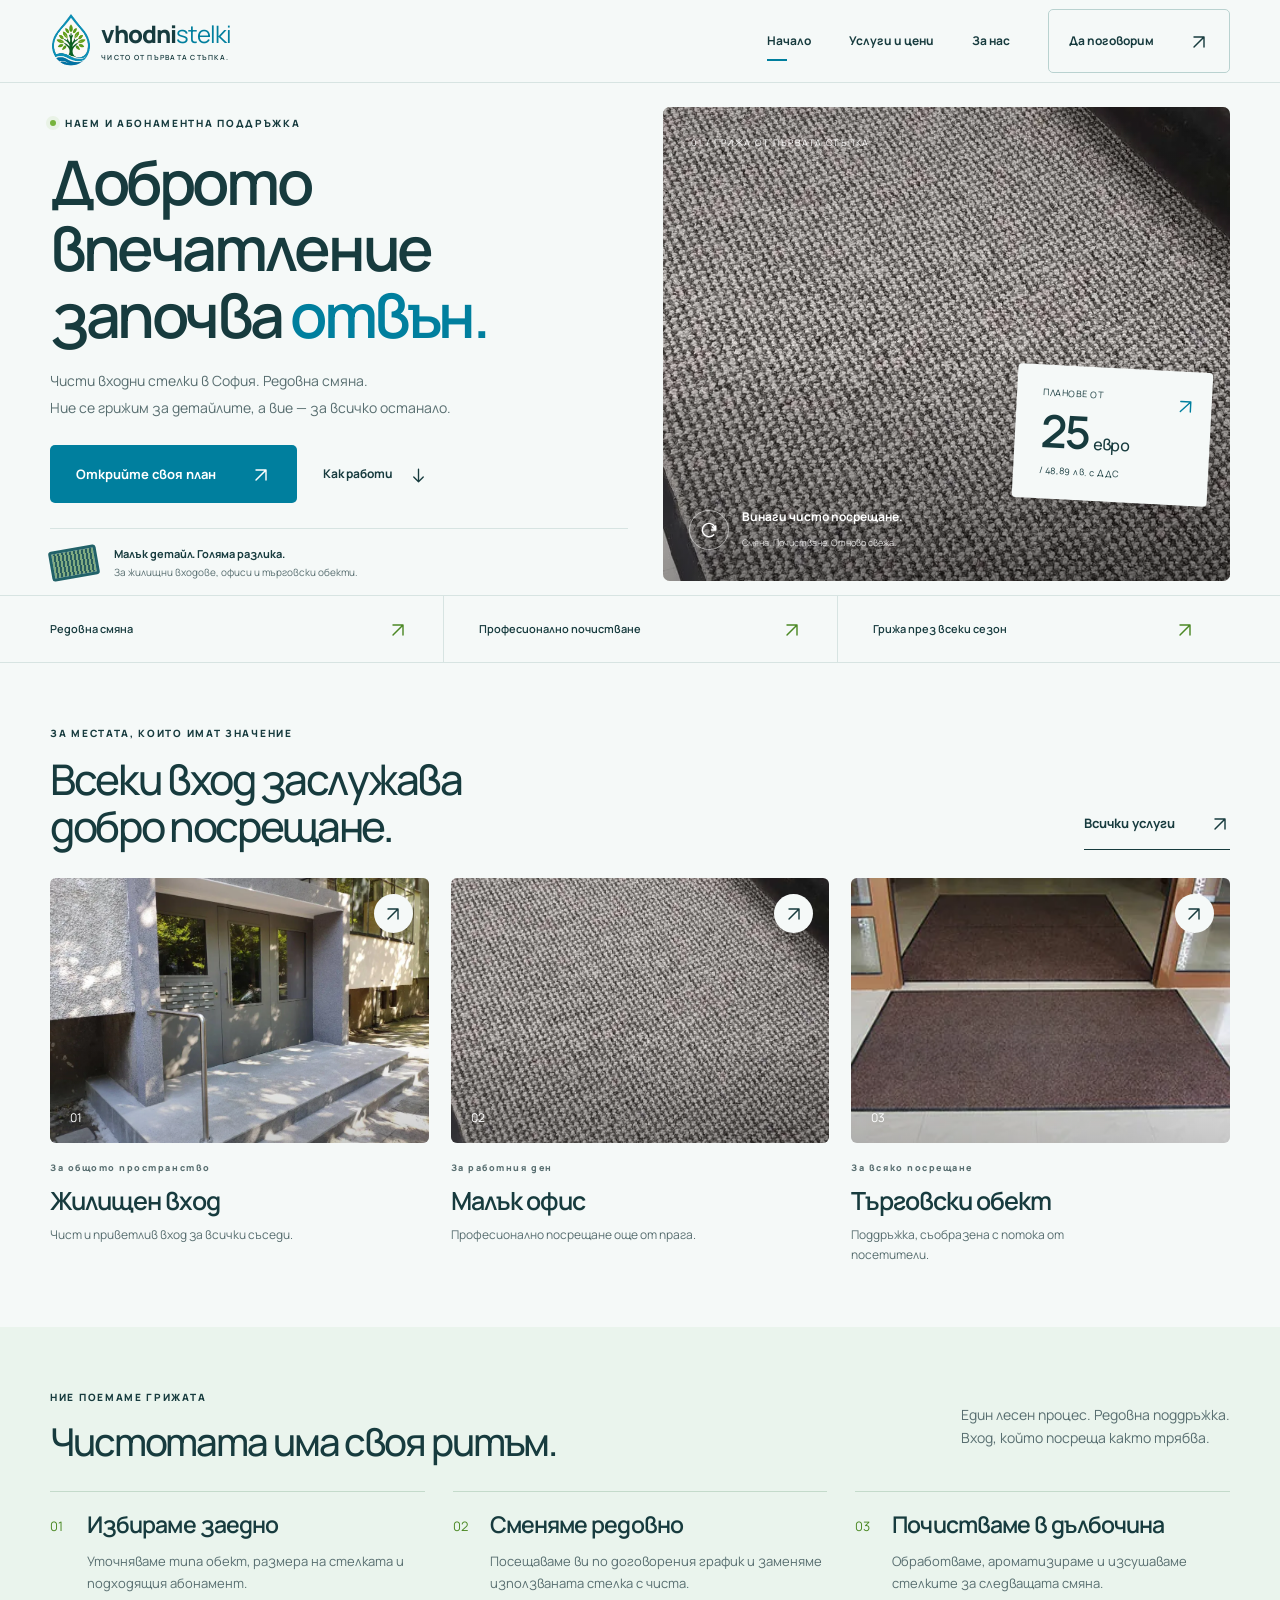
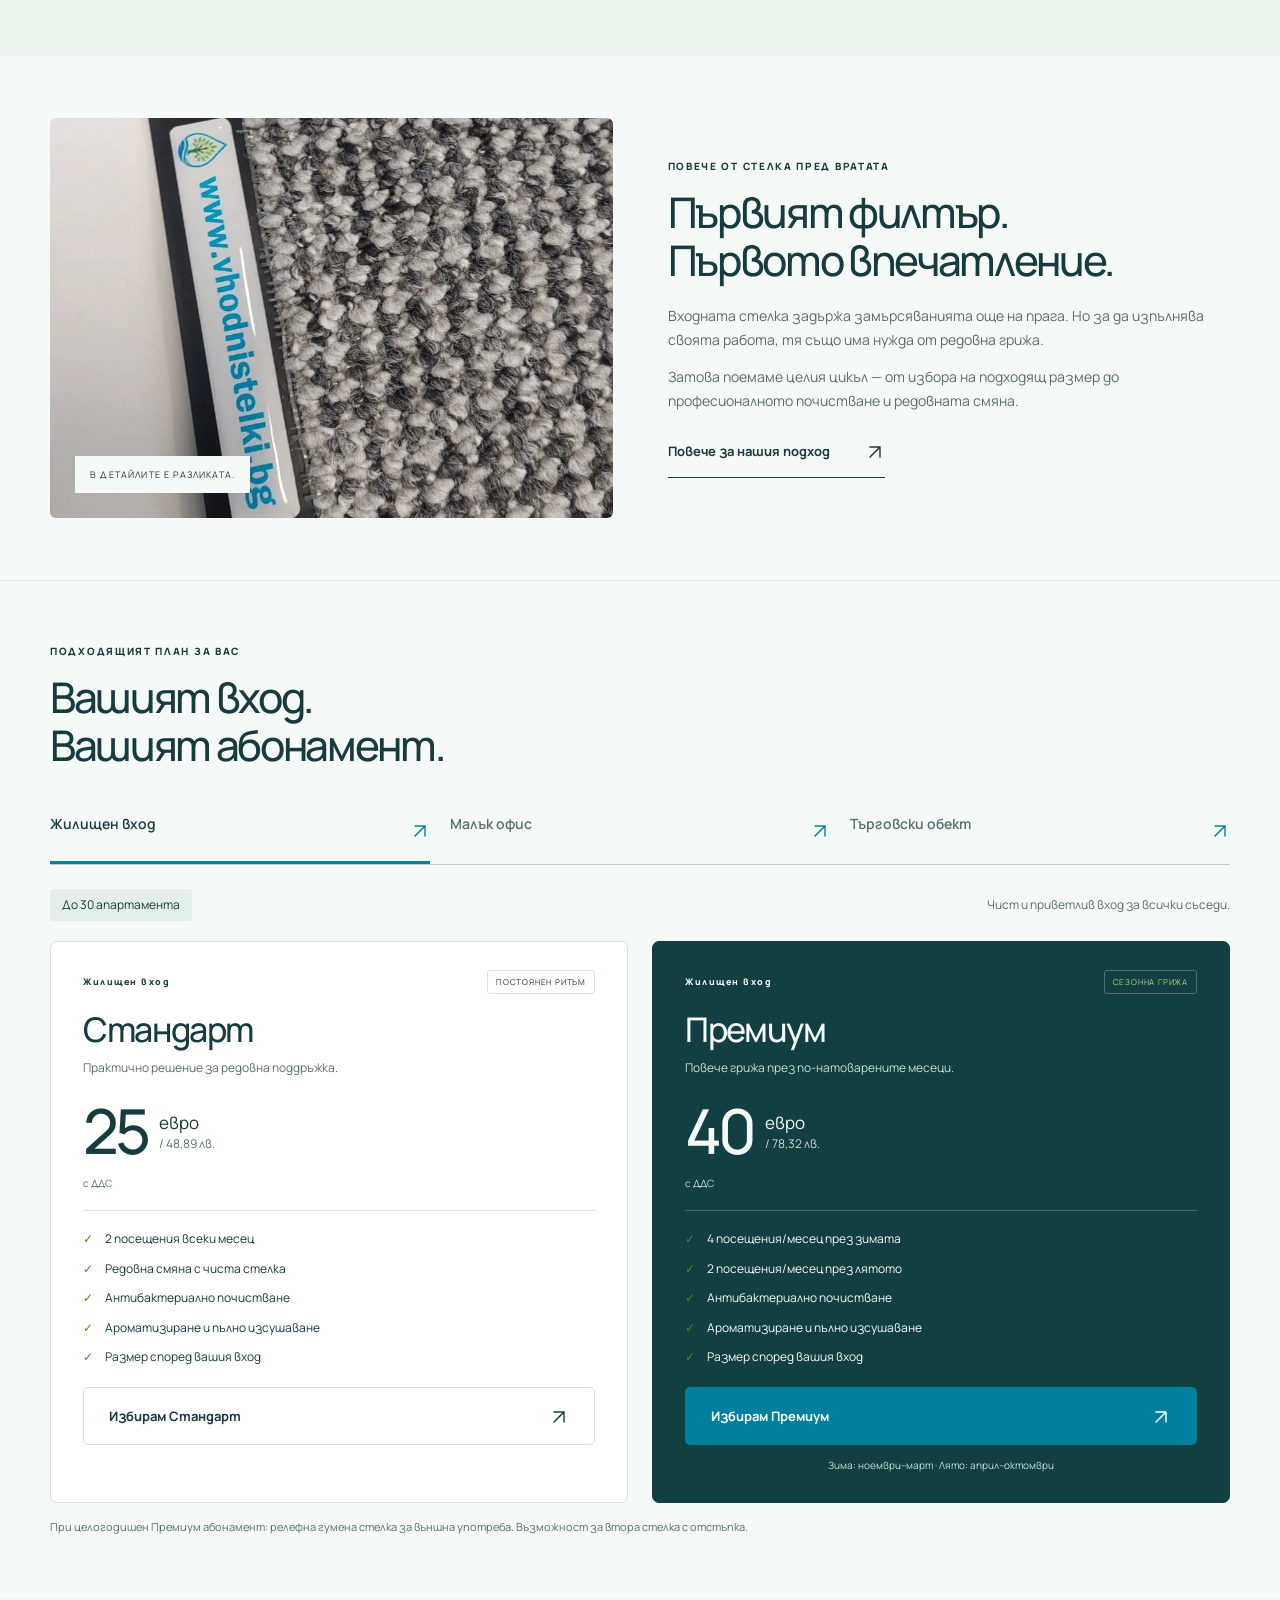
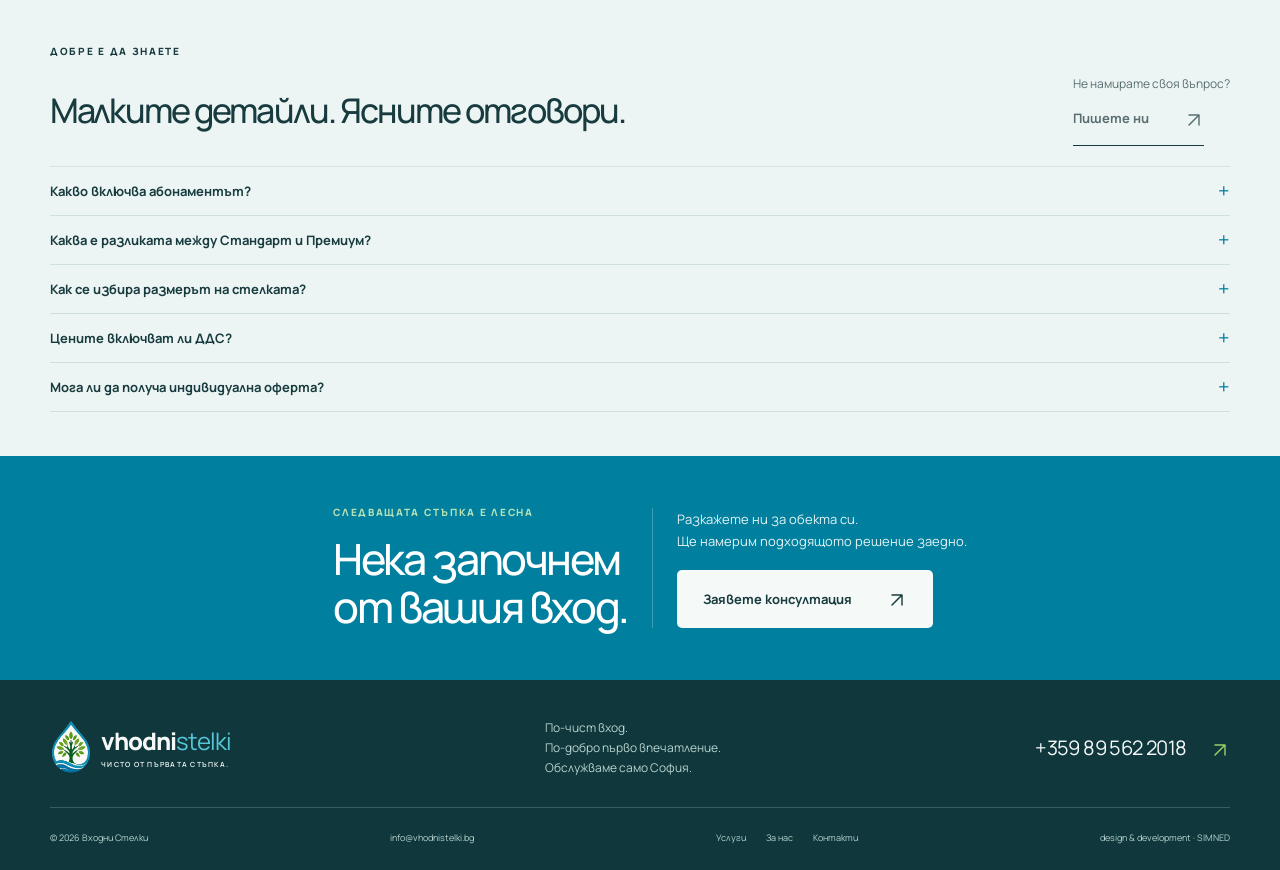
<file: index.html>
<!DOCTYPE html><html lang="bg"><head><meta charset="UTF-8"><meta name="viewport" content="width=device-width, initial-scale=1"><meta name="description" content="Наем и професионално почистване на входни стелки за жилищни входове, офиси и магазини. Редовна смяна. Планове от 25 евро / 48,89 лв. с ДДС. Обслужваме само София."><meta name="theme-color" content="#f5f9f8"><title>Входни стелки под наем и почистване в София | Входни Стелки</title><link rel="icon" type="image/png" href="images/logo.png"><link rel="stylesheet" href="styles.css"><script src="script.js" defer></script><link rel="canonical" href="https://vhodnistelki.bg/"><meta name="robots" content="index, follow, max-image-preview:large"><meta property="og:type" content="website"><meta property="og:locale" content="bg_BG"><meta property="og:site_name" content="Входни Стелки"><meta property="og:title" content="Входни стелки под наем и почистване в София | Входни Стелки"><meta property="og:description" content="Наем и професионално почистване на входни стелки за жилищни входове, офиси и магазини. Редовна смяна. Планове от 25 евро / 48,89 лв. с ДДС. Обслужваме само София."><meta property="og:url" content="https://vhodnistelki.bg/"><meta property="og:image" content="https://vhodnistelki.bg/images/normal_mat-optimized.webp"><meta property="og:image:alt" content="Професионална входна стелка"><meta name="twitter:card" content="summary_large_image"><meta name="twitter:title" content="Входни стелки под наем и почистване в София | Входни Стелки"><meta name="twitter:description" content="Наем и професионално почистване на входни стелки за жилищни входове, офиси и магазини. Редовна смяна. Планове от 25 евро / 48,89 лв. с ДДС. Обслужваме само София."><meta name="twitter:image" content="https://vhodnistelki.bg/images/normal_mat-optimized.webp"><link rel="preconnect" href="https://fonts.googleapis.com"><link rel="preconnect" href="https://fonts.gstatic.com" crossorigin><link href="https://fonts.googleapis.com/css2?family=Manrope:wght@400;500;600;700;800&display=swap" rel="stylesheet"><script type="application/ld+json">{"@context":"https://schema.org","@graph":[{"@type":"Organization","@id":"https://vhodnistelki.bg/#organization","name":"Входни Стелки","alternateName":"vhodnistelki","url":"https://vhodnistelki.bg/","logo":{"@type":"ImageObject","url":"https://vhodnistelki.bg/images/logo.png","width":1179,"height":1179},"telephone":"+359895622018","email":"info@vhodnistelki.bg","areaServed":{"@type":"City","name":"София"}},{"@type":"WebSite","@id":"https://vhodnistelki.bg/#website","url":"https://vhodnistelki.bg/","name":"Входни Стелки","alternateName":"vhodnistelki","inLanguage":"bg-BG","publisher":{"@id":"https://vhodnistelki.bg/#organization"}},{"@type":"WebPage","@id":"https://vhodnistelki.bg/#webpage","url":"https://vhodnistelki.bg/","name":"Входни стелки под наем и почистване в София | Входни Стелки","description":"Наем и професионално почистване на входни стелки за жилищни входове, офиси и магазини. Редовна смяна. Планове от 25 евро / 48,89 лв. с ДДС. Обслужваме само София.","inLanguage":"bg-BG","isPartOf":{"@id":"https://vhodnistelki.bg/#website"},"about":{"@id":"https://vhodnistelki.bg/#organization"}}]}</script></head><body id="top" class="page-index"><a class="skip" href="#main">Към съдържанието</a><header class="header"><div class="container nav"><a class="brand" href="index.html" aria-label="Входни стелки — начало"><span class="brand-image"><img src="images/logo.png" alt="" width="1180" height="1180"></span><span>vhodni<span class="brand-light">stelki</span><small>ЧИСТО ОТ ПЪРВАТА СТЪПКА.</small></span></a><button class="menu-toggle" aria-label="Отвори менюто" aria-expanded="false" aria-controls="navigation"><span></span><span></span></button><nav id="navigation" aria-label="Основна навигация"><a href="index.html" aria-current="page">Начало</a><a href="services.html" >Услуги и цени</a><a href="about.html" >За нас</a><a class="nav-cta" href="contact.html" >Да поговорим <span aria-hidden="true"><svg class="ui-arrow" viewBox="0 0 24 24" fill="none" stroke="currentColor" stroke-width="1.7" stroke-linecap="round" stroke-linejoin="round" aria-hidden="true" focusable="false"><path d="M6 18 18 6M6 6h12v12"/></svg></span></a></nav></div></header><main id="main"><section class="hero"><div class="container hero-grid"><div class="hero-copy"><span class="eyebrow"><i class="status-dot"></i> НАЕМ И АБОНАМЕНТНА ПОДДРЪЖКА</span><h1>Доброто<br>впечатление<br>започва <em>отвън.</em></h1><p>Чисти входни стелки в София. Редовна смяна.<br>Ние се грижим за детайлите, а вие — за всичко останало.</p><div class="hero-actions"><a class="button orange" href="services.html">Открийте своя план <span aria-hidden="true"><svg class="ui-arrow" viewBox="0 0 24 24" fill="none" stroke="currentColor" stroke-width="1.7" stroke-linecap="round" stroke-linejoin="round" aria-hidden="true" focusable="false"><path d="M6 18 18 6M6 6h12v12"/></svg></span></a><a class="hero-secondary" href="#how">Как работи <span><svg class="ui-arrow" viewBox="0 0 24 24" fill="none" stroke="currentColor" stroke-width="1.7" stroke-linecap="round" stroke-linejoin="round" aria-hidden="true" focusable="false"><path d="M12 4v16m-6-6 6 6 6-6"/></svg></span></a></div><div class="hero-bottom"><span class="mini-mat" aria-hidden="true"></span><p><strong>Малък детайл. Голяма разлика.</strong><br>За жилищни входове, офиси и търговски обекти.</p></div></div><div class="hero-visual"><img decoding="async" width="901" height="1600" src="images/normal_mat-optimized.webp" alt="Детайл от професионална сива входна стелка с гумена основа" fetchpriority="high"><span class="photo-index">01 / ГРИЖА ОТ ПЪРВАТА СТЪПКА</span><div class="image-label"><span class="label-icon" aria-hidden="true"><svg class="ui-arrow" viewBox="0 0 24 24" fill="none" stroke="currentColor" stroke-width="1.7" stroke-linecap="round" stroke-linejoin="round" aria-hidden="true" focusable="false"><path d="M20 7v5h-5M20 12a8 8 0 1 0-2.3 5.7M20 12l-4-4"/></svg></span><div><strong>Винаги чисто посрещане.</strong><span>Смяна. Почистване. Отново свежа.</span></div></div><div class="hero-price"><span>ПЛАНОВЕ ОТ</span><strong>25 <small>евро</small></strong><span>/ 48,89 лв. с ДДС</span><a href="services.html" aria-label="Разгледайте плановете"><svg class="ui-arrow" viewBox="0 0 24 24" fill="none" stroke="currentColor" stroke-width="1.7" stroke-linecap="round" stroke-linejoin="round" aria-hidden="true" focusable="false"><path d="M6 18 18 6M6 6h12v12"/></svg></a></div></div></div></section><div class="benefit-strip"><div class="container"><span>Редовна смяна <b><svg class="ui-arrow" viewBox="0 0 24 24" fill="none" stroke="currentColor" stroke-width="1.7" stroke-linecap="round" stroke-linejoin="round" aria-hidden="true" focusable="false"><path d="M6 18 18 6M6 6h12v12"/></svg></b></span><span>Професионално почистване <b><svg class="ui-arrow" viewBox="0 0 24 24" fill="none" stroke="currentColor" stroke-width="1.7" stroke-linecap="round" stroke-linejoin="round" aria-hidden="true" focusable="false"><path d="M6 18 18 6M6 6h12v12"/></svg></b></span><span>Грижа през всеки сезон <b><svg class="ui-arrow" viewBox="0 0 24 24" fill="none" stroke="currentColor" stroke-width="1.7" stroke-linecap="round" stroke-linejoin="round" aria-hidden="true" focusable="false"><path d="M6 18 18 6M6 6h12v12"/></svg></b></span></div></div><section class="section spaces"><div class="container"><div class="section-heading"><div><span class="eyebrow">ЗА МЕСТАТА, КОИТО ИМАТ ЗНАЧЕНИЕ</span><h2>Всеки вход заслужава<br>добро посрещане.</h2></div><a class="text-link" href="services.html">Всички услуги <span aria-hidden="true"><svg class="ui-arrow" viewBox="0 0 24 24" fill="none" stroke="currentColor" stroke-width="1.7" stroke-linecap="round" stroke-linejoin="round" aria-hidden="true" focusable="false"><path d="M6 18 18 6M6 6h12v12"/></svg></span></a></div><div class="space-grid"><a class="space-card" href="services.html?category=residential#plans"><div class="space-image"><img decoding="async" width="1000" height="750" loading="lazy" src="images/residential_entrance-optimized.webp" alt="Жилищен вход"><span class="round-arrow"><svg class="ui-arrow" viewBox="0 0 24 24" fill="none" stroke="currentColor" stroke-width="1.7" stroke-linecap="round" stroke-linejoin="round" aria-hidden="true" focusable="false"><path d="M6 18 18 6M6 6h12v12"/></svg></span><span class="space-number">01</span></div><div class="space-text"><span class="eyebrow">За общото пространство</span><h3>Жилищен вход</h3><p>Чист и приветлив вход за всички съседи.</p></div></a><a class="space-card" href="services.html?category=small-office#plans"><div class="space-image"><img decoding="async" width="901" height="1600" loading="lazy" src="images/normal_mat-optimized.webp" alt="Малък офис"><span class="round-arrow"><svg class="ui-arrow" viewBox="0 0 24 24" fill="none" stroke="currentColor" stroke-width="1.7" stroke-linecap="round" stroke-linejoin="round" aria-hidden="true" focusable="false"><path d="M6 18 18 6M6 6h12v12"/></svg></span><span class="space-number">02</span></div><div class="space-text"><span class="eyebrow">За работния ден</span><h3>Малък офис</h3><p>Професионално посрещане още от прага.</p></div></a><a class="space-card" href="services.html?category=commercial#plans"><div class="space-image"><img decoding="async" width="400" height="231" loading="lazy" src="images/commercial_establishment-optimized.webp" alt="Търговски обект"><span class="round-arrow"><svg class="ui-arrow" viewBox="0 0 24 24" fill="none" stroke="currentColor" stroke-width="1.7" stroke-linecap="round" stroke-linejoin="round" aria-hidden="true" focusable="false"><path d="M6 18 18 6M6 6h12v12"/></svg></span><span class="space-number">03</span></div><div class="space-text"><span class="eyebrow">За всяко посрещане</span><h3>Търговски обект</h3><p>Поддръжка, съобразена с потока от посетители.</p></div></a></div></div></section><section class="section process" id="how"><div class="container"><div class="section-heading"><div><span class="eyebrow">НИЕ ПОЕМАМЕ ГРИЖАТА</span><h2>Чистотата има <br>своя ритъм.</h2></div><p>Един лесен процес. Редовна поддръжка.<br>Вход, който посреща както трябва.</p></div><div class="steps"><article class="step"><span class="step-no">01</span><h3>Избираме заедно</h3><p>Уточняваме типа обект, размера на стелката и подходящия абонамент.</p></article><article class="step"><span class="step-no">02</span><h3>Сменяме редовно</h3><p>Посещаваме ви по договорения график и заменяме използваната стелка с чиста.</p></article><article class="step"><span class="step-no">03</span><h3>Почистваме в дълбочина</h3><p>Обработваме, ароматизираме и изсушаваме стелките за следващата смяна.</p></article></div></div></section><section class="section detail-section"><div class="container detail-grid"><div class="detail-photo"><img decoding="async" width="901" height="1600" loading="lazy" src="images/door_mat_with_the_logo-optimized.webp" alt="Близък план на текстилната повърхност и марката на стелката"><span>В ДЕТАЙЛИТЕ Е РАЗЛИКАТА.</span></div><div class="detail-copy"><span class="eyebrow">ПОВЕЧЕ ОТ СТЕЛКА ПРЕД ВРАТАТА</span><h2>Първият филтър.<br>Първото впечатление.</h2><p>Входната стелка задържа замърсяванията още на прага. Но за да изпълнява своята работа, тя също има нужда от редовна грижа.</p><p>Затова поемаме целия цикъл — от избора на подходящ размер до професионалното почистване и редовната смяна.</p><a class="text-link" href="about.html">Повече за нашия подход <span aria-hidden="true"><svg class="ui-arrow" viewBox="0 0 24 24" fill="none" stroke="currentColor" stroke-width="1.7" stroke-linecap="round" stroke-linejoin="round" aria-hidden="true" focusable="false"><path d="M6 18 18 6M6 6h12v12"/></svg></span></a></div></div></section><section class="section plans" id="plans"><div class="container"><div class="section-heading"><div><span class="eyebrow">ПОДХОДЯЩИЯТ ПЛАН ЗА ВАС</span><h2>Вашият вход.<br>Вашият абонамент.</h2></div></div><div class="tabs" role="tablist" aria-label="Тип обект"><button id="tab-residential" role="tab" aria-selected="true" aria-controls="panel-residential" tabindex="0" data-category="residential">Жилищен вход<span aria-hidden="true"><svg class="ui-arrow" viewBox="0 0 24 24" fill="none" stroke="currentColor" stroke-width="1.7" stroke-linecap="round" stroke-linejoin="round" aria-hidden="true" focusable="false"><path d="M6 18 18 6M6 6h12v12"/></svg></span></button><button id="tab-small-office" role="tab" aria-selected="false" aria-controls="panel-small-office" tabindex="-1" data-category="small-office">Малък офис<span aria-hidden="true"><svg class="ui-arrow" viewBox="0 0 24 24" fill="none" stroke="currentColor" stroke-width="1.7" stroke-linecap="round" stroke-linejoin="round" aria-hidden="true" focusable="false"><path d="M6 18 18 6M6 6h12v12"/></svg></span></button><button id="tab-commercial" role="tab" aria-selected="false" aria-controls="panel-commercial" tabindex="-1" data-category="commercial">Търговски обект<span aria-hidden="true"><svg class="ui-arrow" viewBox="0 0 24 24" fill="none" stroke="currentColor" stroke-width="1.7" stroke-linecap="round" stroke-linejoin="round" aria-hidden="true" focusable="false"><path d="M6 18 18 6M6 6h12v12"/></svg></span></button></div><div id="panel-residential" role="tabpanel" aria-labelledby="tab-residential" ><div class="plan-context"><span>До 30 апартамента</span><p>Чист и приветлив вход за всички съседи.</p></div><div class="plan-grid"><article class="plan-card "><div class="plan-top"><span class="eyebrow">Жилищен вход</span><span class="plan-tag">ПОСТОЯНЕН РИТЪМ</span></div><h3>Стандарт</h3><p>Практично решение за редовна поддръжка.</p><div class="price"><strong>25</strong><span>евро<small>/ 48,89 лв.</small></span></div><span class="price-note">с ДДС</span><ul class="checks"><li>2 посещения всеки месец</li><li>Редовна смяна с чиста стелка</li><li>Антибактериално почистване</li><li>Ароматизиране и пълно изсушаване</li><li>Размер според вашия вход</li></ul><a class="button outline" href="contact.html?service=residential-standard">Избирам Стандарт <span aria-hidden="true"><svg class="ui-arrow" viewBox="0 0 24 24" fill="none" stroke="currentColor" stroke-width="1.7" stroke-linecap="round" stroke-linejoin="round" aria-hidden="true" focusable="false"><path d="M6 18 18 6M6 6h12v12"/></svg></span></a></article><article class="plan-card premium"><div class="plan-top"><span class="eyebrow">Жилищен вход</span><span class="plan-tag">СЕЗОННА ГРИЖА</span></div><h3>Премиум</h3><p>Повече грижа през по-натоварените месеци.</p><div class="price"><strong>40</strong><span>евро<small>/ 78,32 лв.</small></span></div><span class="price-note">с ДДС</span><ul class="checks"><li>4 посещения/месец през зимата</li><li>2 посещения/месец през лятото</li><li>Антибактериално почистване</li><li>Ароматизиране и пълно изсушаване</li><li>Размер според вашия вход</li></ul><a class="button orange" href="contact.html?service=residential-premium">Избирам Премиум <span aria-hidden="true"><svg class="ui-arrow" viewBox="0 0 24 24" fill="none" stroke="currentColor" stroke-width="1.7" stroke-linecap="round" stroke-linejoin="round" aria-hidden="true" focusable="false"><path d="M6 18 18 6M6 6h12v12"/></svg></span></a><p class="season-note">Зима: ноември–март · Лято: април–октомври</p></article></div><p class="plan-extra">При целогодишен Премиум абонамент: релефна гумена стелка за външна употреба. Възможност за втора стелка с отстъпка.</p></div><div id="panel-small-office" role="tabpanel" aria-labelledby="tab-small-office" hidden><div class="plan-context"><span>До 10 души дневно</span><p>Професионално посрещане още от прага.</p></div><div class="plan-grid"><article class="plan-card "><div class="plan-top"><span class="eyebrow">Малък офис</span><span class="plan-tag">ПОСТОЯНЕН РИТЪМ</span></div><h3>Стандарт</h3><p>Практично решение за редовна поддръжка.</p><div class="price"><strong>25</strong><span>евро<small>/ 48,89 лв.</small></span></div><span class="price-note">с ДДС</span><ul class="checks"><li>2 посещения всеки месец</li><li>Редовна смяна с чиста стелка</li><li>Антибактериално почистване</li><li>Ароматизиране и пълно изсушаване</li><li>Размер според вашия вход</li></ul><a class="button outline" href="contact.html?service=small-office-standard">Избирам Стандарт <span aria-hidden="true"><svg class="ui-arrow" viewBox="0 0 24 24" fill="none" stroke="currentColor" stroke-width="1.7" stroke-linecap="round" stroke-linejoin="round" aria-hidden="true" focusable="false"><path d="M6 18 18 6M6 6h12v12"/></svg></span></a></article><article class="plan-card premium"><div class="plan-top"><span class="eyebrow">Малък офис</span><span class="plan-tag">СЕЗОННА ГРИЖА</span></div><h3>Премиум</h3><p>Повече грижа през по-натоварените месеци.</p><div class="price"><strong>40</strong><span>евро<small>/ 78,32 лв.</small></span></div><span class="price-note">с ДДС</span><ul class="checks"><li>4 посещения/месец през зимата</li><li>2 посещения/месец през лятото</li><li>Антибактериално почистване</li><li>Ароматизиране и пълно изсушаване</li><li>Размер според вашия вход</li></ul><a class="button orange" href="contact.html?service=small-office-premium">Избирам Премиум <span aria-hidden="true"><svg class="ui-arrow" viewBox="0 0 24 24" fill="none" stroke="currentColor" stroke-width="1.7" stroke-linecap="round" stroke-linejoin="round" aria-hidden="true" focusable="false"><path d="M6 18 18 6M6 6h12v12"/></svg></span></a><p class="season-note">Зима: ноември–март · Лято: април–октомври</p></article></div><p class="plan-extra">При целогодишен Премиум абонамент се включва релефна гумена стелка.</p></div><div id="panel-commercial" role="tabpanel" aria-labelledby="tab-commercial" hidden><div class="plan-context"><span>Магазини, хотели и административни сгради</span><p>Поддръжка, съобразена с потока от посетители.</p></div><div class="plan-grid"><article class="plan-card "><div class="plan-top"><span class="eyebrow">Търговски обект</span><span class="plan-tag">ПОСТОЯНЕН РИТЪМ</span></div><h3>Стандарт</h3><p>Практично решение за редовна поддръжка.</p><div class="price"><strong>25</strong><span>евро<small>/ 48,89 лв.</small></span></div><span class="price-note">с ДДС</span><ul class="checks"><li>2 посещения всеки месец</li><li>Редовна смяна с чиста стелка</li><li>Антибактериално почистване</li><li>Ароматизиране и пълно изсушаване</li><li>Размер според вашия вход</li></ul><a class="button outline" href="contact.html?service=commercial-standard">Избирам Стандарт <span aria-hidden="true"><svg class="ui-arrow" viewBox="0 0 24 24" fill="none" stroke="currentColor" stroke-width="1.7" stroke-linecap="round" stroke-linejoin="round" aria-hidden="true" focusable="false"><path d="M6 18 18 6M6 6h12v12"/></svg></span></a></article><article class="plan-card premium"><div class="plan-top"><span class="eyebrow">Търговски обект</span><span class="plan-tag">СЕЗОННА ГРИЖА</span></div><h3>Премиум</h3><p>Повече грижа през по-натоварените месеци.</p><div class="price"><strong>40</strong><span>евро<small>/ 78,32 лв.</small></span></div><span class="price-note">с ДДС</span><ul class="checks"><li>4 посещения/месец през зимата</li><li>2 посещения/месец през лятото</li><li>Антибактериално почистване</li><li>Ароматизиране и пълно изсушаване</li><li>Размер според вашия вход</li></ul><a class="button orange" href="contact.html?service=commercial-premium">Избирам Премиум <span aria-hidden="true"><svg class="ui-arrow" viewBox="0 0 24 24" fill="none" stroke="currentColor" stroke-width="1.7" stroke-linecap="round" stroke-linejoin="round" aria-hidden="true" focusable="false"><path d="M6 18 18 6M6 6h12v12"/></svg></span></a><p class="season-note">Зима: ноември–март · Лято: април–октомври</p></article></div><p class="plan-extra">При Премиум: възможност за втора стелка с отстъпка. За специфичен човекопоток изготвяме индивидуална оферта.</p></div></div></section><section class="section faq"><div class="container faq-grid"><div><span class="eyebrow">ДОБРЕ Е ДА ЗНАЕТЕ</span><h2>Малките детайли. <br>Ясните отговори.</h2><p>Не намирате своя въпрос?<br><a class="text-link" href="contact.html">Пишете ни <span aria-hidden="true"><svg class="ui-arrow" viewBox="0 0 24 24" fill="none" stroke="currentColor" stroke-width="1.7" stroke-linecap="round" stroke-linejoin="round" aria-hidden="true" focusable="false"><path d="M6 18 18 6M6 6h12v12"/></svg></span></a></p></div><div><details><summary>Какво включва абонаментът?<span aria-hidden="true">+</span></summary><p>Професионално почистване с антибактериални препарати, ароматизиране, пълно изсушаване и редовна смяна на стелката според избрания пакет.</p></details><details><summary>Каква е разликата между Стандарт и Премиум?<span aria-hidden="true">+</span></summary><p>Стандарт включва 2 посещения месечно. При Премиум посещенията са 4 месечно през ноември–март и 2 месечно през април–октомври. Допълнителните условия зависят от типа обект.</p></details><details><summary>Как се избира размерът на стелката?<span aria-hidden="true">+</span></summary><p>Размерът се уточнява според техническите параметри и особеностите на вашия вход. Свържете се с нас, за да обсъдим подходящия вариант.</p></details><details><summary>Цените включват ли ДДС?<span aria-hidden="true">+</span></summary><p>Да. Всички показани цени включват ДДС. Цената в евро е основна, а след нея е посочена и равностойността в лева.</p></details><details><summary>Мога ли да получа индивидуална оферта?<span aria-hidden="true">+</span></summary><p>Разбира се. Ако обектът ви има специфични изисквания или се нуждаете от повече стелки, изпратете запитване и ще обсъдим индивидуално решение.</p></details></div></div></section><section class="cta-section"><div class="container cta-inner"><div><span class="eyebrow">СЛЕДВАЩАТА СТЪПКА Е ЛЕСНА</span><h2>Нека започнем <br>от вашия вход.</h2></div><div><p>Разкажете ни за обекта си.<br>Ще намерим подходящото решение заедно.</p><a class="button light" href="contact.html">Заявете консултация <span aria-hidden="true"><svg class="ui-arrow" viewBox="0 0 24 24" fill="none" stroke="currentColor" stroke-width="1.7" stroke-linecap="round" stroke-linejoin="round" aria-hidden="true" focusable="false"><path d="M6 18 18 6M6 6h12v12"/></svg></span></a></div></div></section></main><footer><div class="container"><div class="footer-top"><a class="brand" href="index.html" aria-label="Входни стелки — начало"><span class="brand-image"><img src="images/logo.png" alt="" width="1180" height="1180"></span><span>vhodni<span class="brand-light">stelki</span><small>ЧИСТО ОТ ПЪРВАТА СТЪПКА.</small></span></a><p>По-чист вход.<br>По-добро първо впечатление.<br>Обслужваме само София.</p><a class="footer-phone" href="tel:+359895622018">+359 89 562 2018 <span aria-hidden="true"><svg class="ui-arrow" viewBox="0 0 24 24" fill="none" stroke="currentColor" stroke-width="1.7" stroke-linecap="round" stroke-linejoin="round" aria-hidden="true" focusable="false"><path d="M6 18 18 6M6 6h12v12"/></svg></span></a></div><div class="footer-bottom"><span>© 2026 Входни Стелки</span><a href="mailto:info@vhodnistelki.bg">info@vhodnistelki.bg</a><div><a href="services.html">Услуги</a><a href="about.html">За нас</a><a href="contact.html">Контакти</a></div><span>design & development · SIMNED</span></div></div></footer><a class="back-top" href="#top" aria-label="Обратно в началото"><svg class="ui-arrow" viewBox="0 0 24 24" fill="none" stroke="currentColor" stroke-width="1.7" stroke-linecap="round" stroke-linejoin="round" aria-hidden="true" focusable="false"><path d="M12 20V4m-6 6 6-6 6 6"/></svg></a></body></html>
</file>
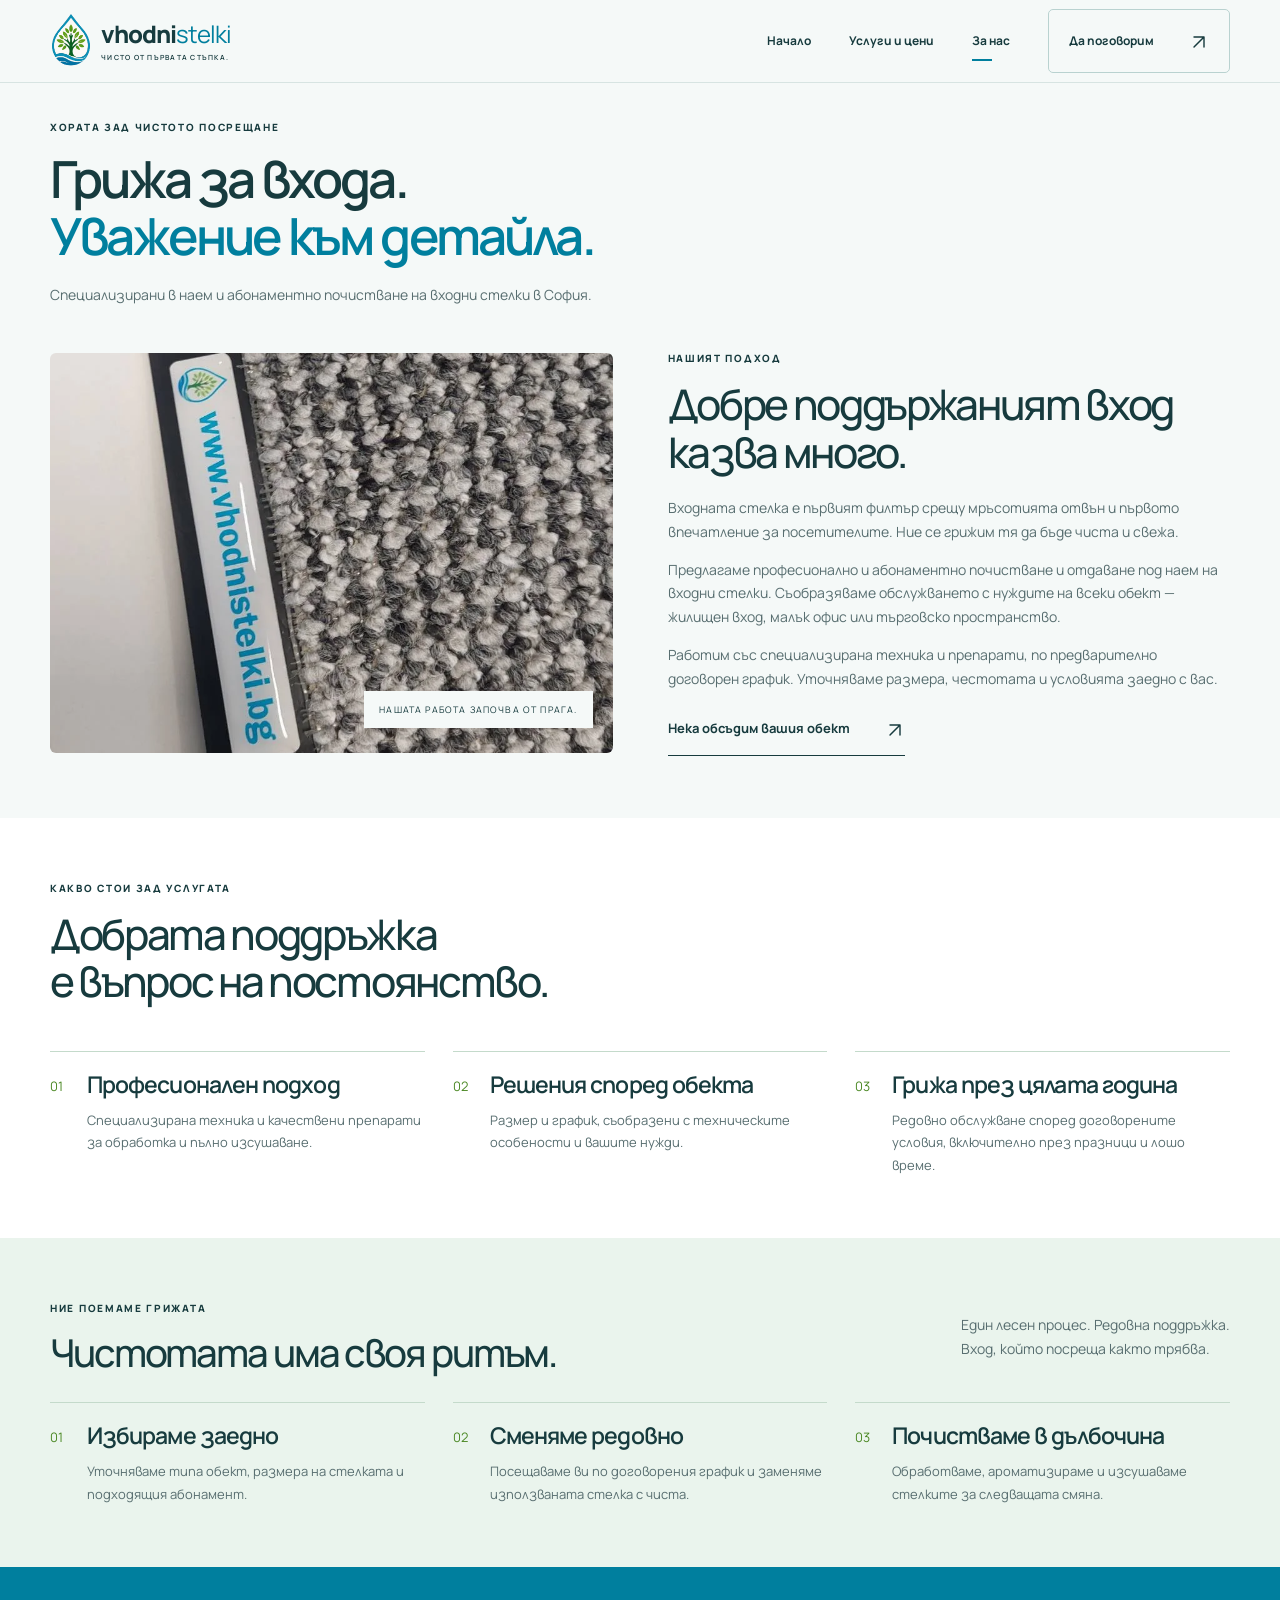
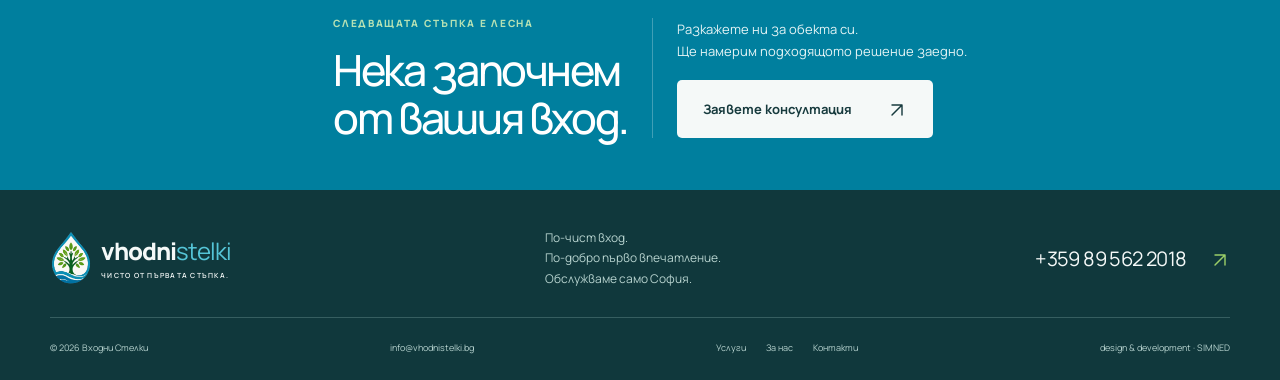
<file: about.html>
<!DOCTYPE html><html lang="bg"><head><meta charset="UTF-8"><meta name="viewport" content="width=device-width, initial-scale=1"><meta name="description" content="Професионално почистване и отдаване под наем на входни стелки. Научете за нашия подход, редовната смяна и грижата за вашия вход през всеки сезон. Обслужваме само София."><meta name="theme-color" content="#f5f9f8"><title>За нас — Поддръжка на входни стелки в София | Входни Стелки</title><link rel="icon" type="image/png" href="images/logo.png"><link rel="stylesheet" href="styles.css"><script src="script.js" defer></script><link rel="canonical" href="https://vhodnistelki.bg/about.html"><meta name="robots" content="index, follow, max-image-preview:large"><meta property="og:type" content="website"><meta property="og:locale" content="bg_BG"><meta property="og:site_name" content="Входни Стелки"><meta property="og:title" content="За нас — Поддръжка на входни стелки в София | Входни Стелки"><meta property="og:description" content="Професионално почистване и отдаване под наем на входни стелки. Научете за нашия подход, редовната смяна и грижата за вашия вход през всеки сезон. Обслужваме само София."><meta property="og:url" content="https://vhodnistelki.bg/about.html"><meta property="og:image" content="https://vhodnistelki.bg/images/normal_mat-optimized.webp"><meta property="og:image:alt" content="Професионална входна стелка"><meta name="twitter:card" content="summary_large_image"><meta name="twitter:title" content="За нас — Поддръжка на входни стелки в София | Входни Стелки"><meta name="twitter:description" content="Професионално почистване и отдаване под наем на входни стелки. Научете за нашия подход, редовната смяна и грижата за вашия вход през всеки сезон. Обслужваме само София."><meta name="twitter:image" content="https://vhodnistelki.bg/images/normal_mat-optimized.webp"><link rel="preconnect" href="https://fonts.googleapis.com"><link rel="preconnect" href="https://fonts.gstatic.com" crossorigin><link href="https://fonts.googleapis.com/css2?family=Manrope:wght@400;500;600;700;800&display=swap" rel="stylesheet"><script type="application/ld+json">{"@context":"https://schema.org","@graph":[{"@type":"Organization","@id":"https://vhodnistelki.bg/#organization","name":"Входни Стелки","alternateName":"vhodnistelki","url":"https://vhodnistelki.bg/","logo":{"@type":"ImageObject","url":"https://vhodnistelki.bg/images/logo.png","width":1179,"height":1179},"telephone":"+359895622018","email":"info@vhodnistelki.bg","areaServed":{"@type":"City","name":"София"}},{"@type":"WebSite","@id":"https://vhodnistelki.bg/#website","url":"https://vhodnistelki.bg/","name":"Входни Стелки","alternateName":"vhodnistelki","inLanguage":"bg-BG","publisher":{"@id":"https://vhodnistelki.bg/#organization"}},{"@type":"AboutPage","@id":"https://vhodnistelki.bg/about.html#webpage","url":"https://vhodnistelki.bg/about.html","name":"За нас — Поддръжка на входни стелки в София | Входни Стелки","description":"Професионално почистване и отдаване под наем на входни стелки. Научете за нашия подход, редовната смяна и грижата за вашия вход през всеки сезон. Обслужваме само София.","inLanguage":"bg-BG","isPartOf":{"@id":"https://vhodnistelki.bg/#website"},"about":{"@id":"https://vhodnistelki.bg/#organization"}},{"@type":"BreadcrumbList","@id":"https://vhodnistelki.bg/about.html#breadcrumb","itemListElement":[{"@type":"ListItem","position":1,"name":"Начало","item":"https://vhodnistelki.bg/"},{"@type":"ListItem","position":2,"name":"За нас","item":"https://vhodnistelki.bg/about.html"}]}]}</script></head><body id="top" class="page-about"><a class="skip" href="#main">Към съдържанието</a><header class="header"><div class="container nav"><a class="brand" href="index.html" aria-label="Входни стелки — начало"><span class="brand-image"><img src="images/logo.png" alt="" width="1180" height="1180"></span><span>vhodni<span class="brand-light">stelki</span><small>ЧИСТО ОТ ПЪРВАТА СТЪПКА.</small></span></a><button class="menu-toggle" aria-label="Отвори менюто" aria-expanded="false" aria-controls="navigation"><span></span><span></span></button><nav id="navigation" aria-label="Основна навигация"><a href="index.html" >Начало</a><a href="services.html" >Услуги и цени</a><a href="about.html" aria-current="page">За нас</a><a class="nav-cta" href="contact.html" >Да поговорим <span aria-hidden="true"><svg class="ui-arrow" viewBox="0 0 24 24" fill="none" stroke="currentColor" stroke-width="1.7" stroke-linecap="round" stroke-linejoin="round" aria-hidden="true" focusable="false"><path d="M6 18 18 6M6 6h12v12"/></svg></span></a></nav></div></header><main id="main"><section class="page-intro container"><div class="intro-copy"><span class="eyebrow">ХОРАТА ЗАД ЧИСТОТО ПОСРЕЩАНЕ</span><h1>Грижа за входа.<br><em>Уважение към детайла.</em></h1><p>Специализирани в наем и абонаментно почистване на входни стелки в София.</p></div></section><section class="section about-story"><div class="container detail-grid"><div class="detail-photo"><img decoding="async" width="901" height="1600" src="images/door_mat_with_the_logo-optimized.webp" alt="Входна стелка от vhodnistelki.bg"><span>НАШАТА РАБОТА ЗАПОЧВА ОТ ПРАГА.</span></div><div class="detail-copy"><span class="eyebrow">НАШИЯТ ПОДХОД</span><h2>Добре поддържаният вход<br>казва много.</h2><p>Входната стелка е първият филтър срещу мръсотията отвън и първото впечатление за посетителите. Ние се грижим тя да бъде чиста и свежа.</p><p>Предлагаме професионално и абонаментно почистване и отдаване под наем на входни стелки. Съобразяваме обслужването с нуждите на всеки обект — жилищен вход, малък офис или търговско пространство.</p><p>Работим със специализирана техника и препарати, по предварително договорен график. Уточняваме размера, честотата и условията заедно с вас.</p><a class="text-link" href="contact.html">Нека обсъдим вашия обект <span aria-hidden="true"><svg class="ui-arrow" viewBox="0 0 24 24" fill="none" stroke="currentColor" stroke-width="1.7" stroke-linecap="round" stroke-linejoin="round" aria-hidden="true" focusable="false"><path d="M6 18 18 6M6 6h12v12"/></svg></span></a></div></div></section><section class="section values"><div class="container"><span class="eyebrow">КАКВО СТОИ ЗАД УСЛУГАТА</span><h2>Добрата поддръжка<br>е въпрос на постоянство.</h2><div class="steps"><article class="step"><span class="step-no">01</span><h3>Професионален подход</h3><p>Специализирана техника и качествени препарати за обработка и пълно изсушаване.</p></article><article class="step"><span class="step-no">02</span><h3>Решения според обекта</h3><p>Размер и график, съобразени с техническите особености и вашите нужди.</p></article><article class="step"><span class="step-no">03</span><h3>Грижа през цялата година</h3><p>Редовно обслужване според договорените условия, включително през празници и лошо време.</p></article></div></div></section><section class="section process" id="how"><div class="container"><div class="section-heading"><div><span class="eyebrow">НИЕ ПОЕМАМЕ ГРИЖАТА</span><h2>Чистотата има <br>своя ритъм.</h2></div><p>Един лесен процес. Редовна поддръжка.<br>Вход, който посреща както трябва.</p></div><div class="steps"><article class="step"><span class="step-no">01</span><h3>Избираме заедно</h3><p>Уточняваме типа обект, размера на стелката и подходящия абонамент.</p></article><article class="step"><span class="step-no">02</span><h3>Сменяме редовно</h3><p>Посещаваме ви по договорения график и заменяме използваната стелка с чиста.</p></article><article class="step"><span class="step-no">03</span><h3>Почистваме в дълбочина</h3><p>Обработваме, ароматизираме и изсушаваме стелките за следващата смяна.</p></article></div></div></section><section class="cta-section"><div class="container cta-inner"><div><span class="eyebrow">СЛЕДВАЩАТА СТЪПКА Е ЛЕСНА</span><h2>Нека започнем <br>от вашия вход.</h2></div><div><p>Разкажете ни за обекта си.<br>Ще намерим подходящото решение заедно.</p><a class="button light" href="contact.html">Заявете консултация <span aria-hidden="true"><svg class="ui-arrow" viewBox="0 0 24 24" fill="none" stroke="currentColor" stroke-width="1.7" stroke-linecap="round" stroke-linejoin="round" aria-hidden="true" focusable="false"><path d="M6 18 18 6M6 6h12v12"/></svg></span></a></div></div></section></main><footer><div class="container"><div class="footer-top"><a class="brand" href="index.html" aria-label="Входни стелки — начало"><span class="brand-image"><img src="images/logo.png" alt="" width="1180" height="1180"></span><span>vhodni<span class="brand-light">stelki</span><small>ЧИСТО ОТ ПЪРВАТА СТЪПКА.</small></span></a><p>По-чист вход.<br>По-добро първо впечатление.<br>Обслужваме само София.</p><a class="footer-phone" href="tel:+359895622018">+359 89 562 2018 <span aria-hidden="true"><svg class="ui-arrow" viewBox="0 0 24 24" fill="none" stroke="currentColor" stroke-width="1.7" stroke-linecap="round" stroke-linejoin="round" aria-hidden="true" focusable="false"><path d="M6 18 18 6M6 6h12v12"/></svg></span></a></div><div class="footer-bottom"><span>© 2026 Входни Стелки</span><a href="mailto:info@vhodnistelki.bg">info@vhodnistelki.bg</a><div><a href="services.html">Услуги</a><a href="about.html">За нас</a><a href="contact.html">Контакти</a></div><span>design & development · SIMNED</span></div></div></footer><a class="back-top" href="#top" aria-label="Обратно в началото"><svg class="ui-arrow" viewBox="0 0 24 24" fill="none" stroke="currentColor" stroke-width="1.7" stroke-linecap="round" stroke-linejoin="round" aria-hidden="true" focusable="false"><path d="M12 20V4m-6 6 6-6 6 6"/></svg></a></body></html>
</file>
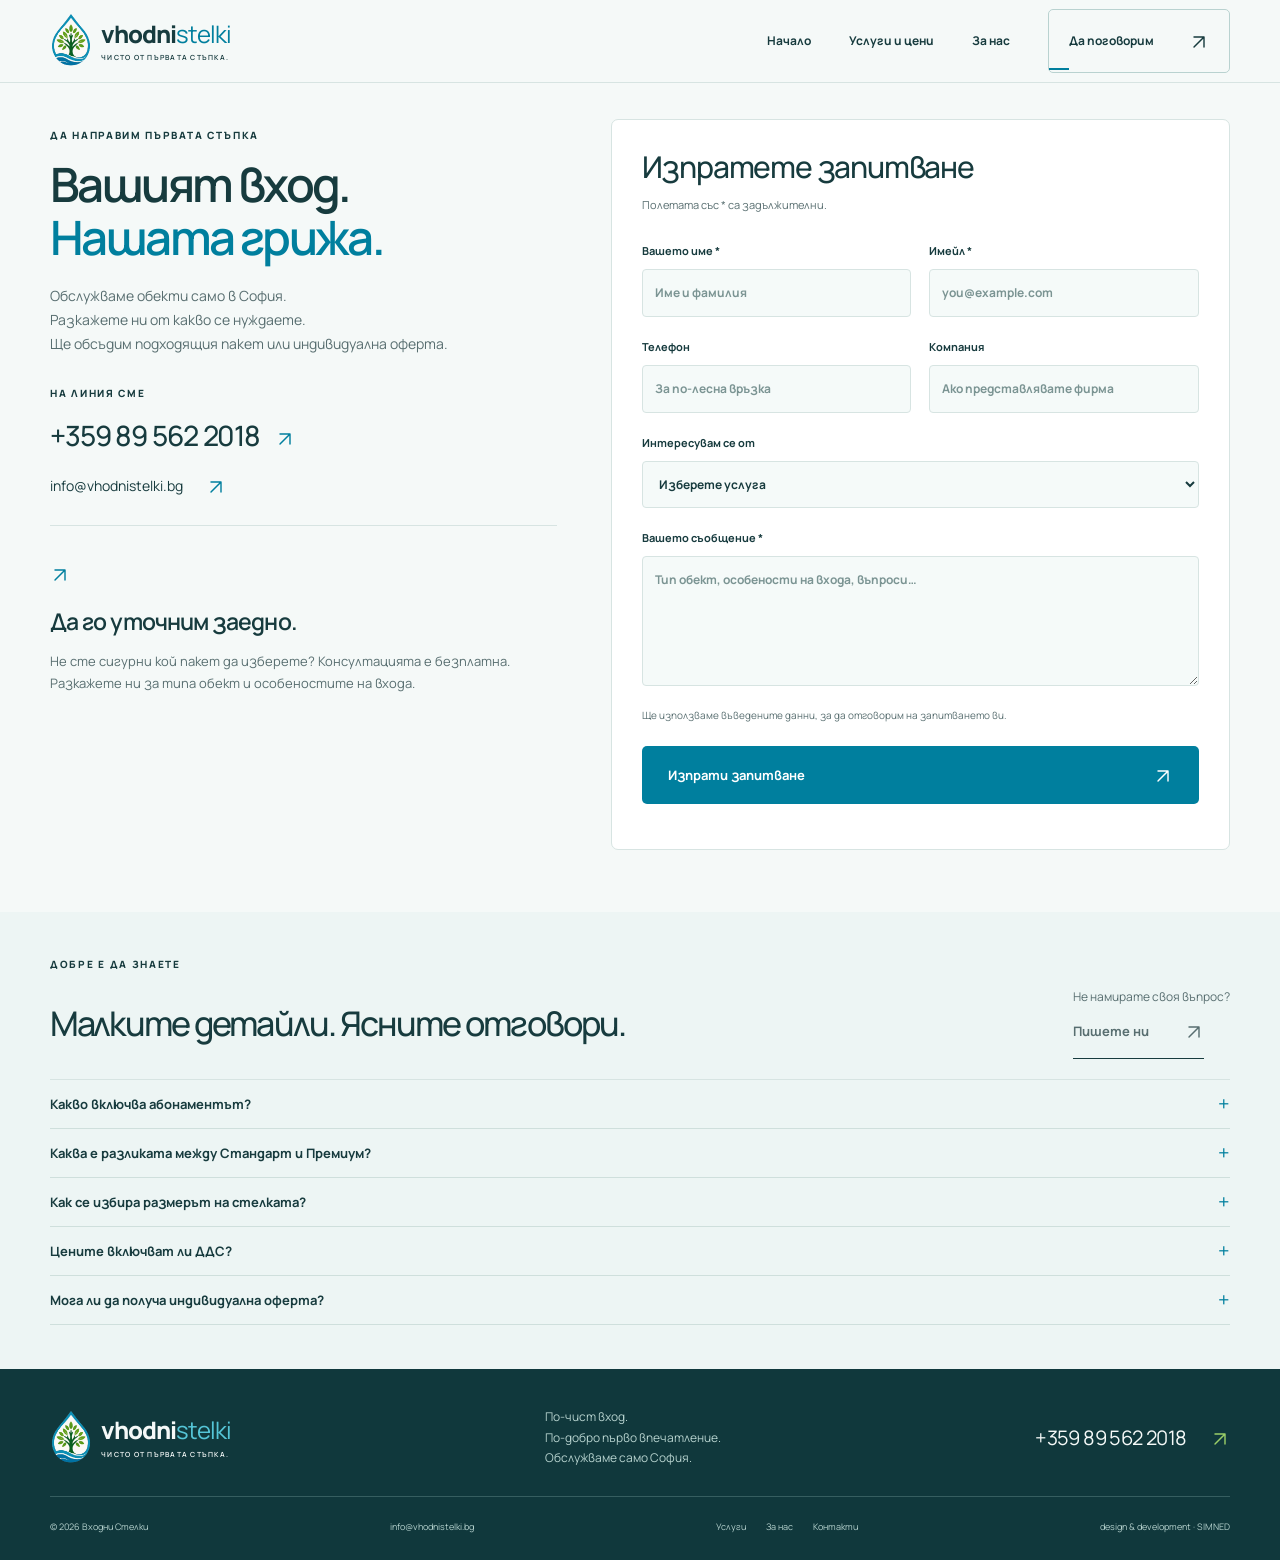
<file: contact.html>
<!DOCTYPE html><html lang="bg"><head><meta charset="UTF-8"><meta name="viewport" content="width=device-width, initial-scale=1"><meta name="description" content="Заявете безплатна консултация за наем и поддръжка на входни стелки. Телефон: +359 89 562 2018. Имейл: info@vhodnistelki.bg. Обслужваме само София."><meta name="theme-color" content="#f5f9f8"><title>Контакти — Входни стелки под наем в София | Входни Стелки</title><link rel="icon" type="image/png" href="images/logo.png"><link rel="stylesheet" href="styles.css"><script src="script.js" defer></script><link rel="canonical" href="https://vhodnistelki.bg/contact.html"><meta name="robots" content="index, follow, max-image-preview:large"><meta property="og:type" content="website"><meta property="og:locale" content="bg_BG"><meta property="og:site_name" content="Входни Стелки"><meta property="og:title" content="Контакти — Входни стелки под наем в София | Входни Стелки"><meta property="og:description" content="Заявете безплатна консултация за наем и поддръжка на входни стелки. Телефон: +359 89 562 2018. Имейл: info@vhodnistelki.bg. Обслужваме само София."><meta property="og:url" content="https://vhodnistelki.bg/contact.html"><meta property="og:image" content="https://vhodnistelki.bg/images/normal_mat-optimized.webp"><meta property="og:image:alt" content="Професионална входна стелка"><meta name="twitter:card" content="summary_large_image"><meta name="twitter:title" content="Контакти — Входни стелки под наем в София | Входни Стелки"><meta name="twitter:description" content="Заявете безплатна консултация за наем и поддръжка на входни стелки. Телефон: +359 89 562 2018. Имейл: info@vhodnistelki.bg. Обслужваме само София."><meta name="twitter:image" content="https://vhodnistelki.bg/images/normal_mat-optimized.webp"><link rel="preconnect" href="https://fonts.googleapis.com"><link rel="preconnect" href="https://fonts.gstatic.com" crossorigin><link href="https://fonts.googleapis.com/css2?family=Manrope:wght@400;500;600;700;800&display=swap" rel="stylesheet"><script type="application/ld+json">{"@context":"https://schema.org","@graph":[{"@type":"Organization","@id":"https://vhodnistelki.bg/#organization","name":"Входни Стелки","alternateName":"vhodnistelki","url":"https://vhodnistelki.bg/","logo":{"@type":"ImageObject","url":"https://vhodnistelki.bg/images/logo.png","width":1179,"height":1179},"telephone":"+359895622018","email":"info@vhodnistelki.bg","areaServed":{"@type":"City","name":"София"}},{"@type":"WebSite","@id":"https://vhodnistelki.bg/#website","url":"https://vhodnistelki.bg/","name":"Входни Стелки","alternateName":"vhodnistelki","inLanguage":"bg-BG","publisher":{"@id":"https://vhodnistelki.bg/#organization"}},{"@type":"ContactPage","@id":"https://vhodnistelki.bg/contact.html#webpage","url":"https://vhodnistelki.bg/contact.html","name":"Контакти — Входни стелки под наем в София | Входни Стелки","description":"Заявете безплатна консултация за наем и поддръжка на входни стелки. Телефон: +359 89 562 2018. Имейл: info@vhodnistelki.bg. Обслужваме само София.","inLanguage":"bg-BG","isPartOf":{"@id":"https://vhodnistelki.bg/#website"},"about":{"@id":"https://vhodnistelki.bg/#organization"}},{"@type":"BreadcrumbList","@id":"https://vhodnistelki.bg/contact.html#breadcrumb","itemListElement":[{"@type":"ListItem","position":1,"name":"Начало","item":"https://vhodnistelki.bg/"},{"@type":"ListItem","position":2,"name":"Контакти","item":"https://vhodnistelki.bg/contact.html"}]}]}</script></head><body id="top" class="page-contact"><a class="skip" href="#main">Към съдържанието</a><header class="header"><div class="container nav"><a class="brand" href="index.html" aria-label="Входни стелки — начало"><span class="brand-image"><img src="images/logo.png" alt="" width="1180" height="1180"></span><span>vhodni<span class="brand-light">stelki</span><small>ЧИСТО ОТ ПЪРВАТА СТЪПКА.</small></span></a><button class="menu-toggle" aria-label="Отвори менюто" aria-expanded="false" aria-controls="navigation"><span></span><span></span></button><nav id="navigation" aria-label="Основна навигация"><a href="index.html" >Начало</a><a href="services.html" >Услуги и цени</a><a href="about.html" >За нас</a><a class="nav-cta" href="contact.html" aria-current="page">Да поговорим <span aria-hidden="true"><svg class="ui-arrow" viewBox="0 0 24 24" fill="none" stroke="currentColor" stroke-width="1.7" stroke-linecap="round" stroke-linejoin="round" aria-hidden="true" focusable="false"><path d="M6 18 18 6M6 6h12v12"/></svg></span></a></nav></div></header><main id="main"><section class="section contact-section"><div class="container contact-grid"><aside><div class="contact-intro"><span class="eyebrow">ДА НАПРАВИМ ПЪРВАТА СТЪПКА</span><h1>Вашият вход.<br><em>Нашата грижа.</em></h1><p>Обслужваме обекти само в София.<br>Разкажете ни от какво се нуждаете.<br>Ще обсъдим подходящия пакет или индивидуална оферта.</p></div><span class="eyebrow">НА ЛИНИЯ СМЕ</span><a class="contact-phone" href="tel:+359895622018">+359 89 562 2018 <span aria-hidden="true"><svg class="ui-arrow" viewBox="0 0 24 24" fill="none" stroke="currentColor" stroke-width="1.7" stroke-linecap="round" stroke-linejoin="round" aria-hidden="true" focusable="false"><path d="M6 18 18 6M6 6h12v12"/></svg></span></a><a class="contact-email" href="mailto:info@vhodnistelki.bg">info@vhodnistelki.bg <span aria-hidden="true"><svg class="ui-arrow" viewBox="0 0 24 24" fill="none" stroke="currentColor" stroke-width="1.7" stroke-linecap="round" stroke-linejoin="round" aria-hidden="true" focusable="false"><path d="M6 18 18 6M6 6h12v12"/></svg></span></a><div class="contact-note"><span aria-hidden="true"><svg class="ui-arrow" viewBox="0 0 24 24" fill="none" stroke="currentColor" stroke-width="1.7" stroke-linecap="round" stroke-linejoin="round" aria-hidden="true" focusable="false"><path d="M6 18 18 6M6 6h12v12"/></svg></span><h3>Да го уточним заедно.</h3><p>Не сте сигурни кой пакет да изберете? Консултацията е безплатна. Разкажете ни за типа обект и особеностите на входа.</p></div><img decoding="async" width="901" height="1600" class="contact-image" src="images/normal_mat-optimized.webp" alt="Детайл на професионална входна стелка"></aside><div class="form-card"><h2>Изпратете запитване</h2><p>Полетата със * са задължителни.</p><form id="contactForm" action="send-email.php" method="post"><div class="form-row"><label>Вашето име *<input autocomplete="name" name="name" required maxlength="120" placeholder="Име и фамилия"></label><label>Имейл *<input autocomplete="email" type="email" name="email" required maxlength="200" placeholder="you@example.com"></label></div><div class="form-row"><label>Телефон<input autocomplete="tel" type="tel" id="phone" name="phone" placeholder="За по-лесна връзка"><span id="phoneError" class="field-error"></span></label><label>Компания<input autocomplete="organization" name="company" maxlength="150" placeholder="Ако представлявате фирма"></label></div><label>Интересувам се от<select id="service" name="service"><option value="">Изберете услуга</option><option value="residential-standard">Жилищен вход — Стандарт (25 евро / 48,89 лв.)</option><option value="residential-premium">Жилищен вход — Премиум (40 евро / 78,32 лв.)</option><option value="small-office-standard">Малък офис — Стандарт (25 евро / 48,89 лв.)</option><option value="small-office-premium">Малък офис — Премиум (40 евро / 78,32 лв.)</option><option value="commercial-standard">Търговски обект — Стандарт (25 евро / 48,89 лв.)</option><option value="commercial-premium">Търговски обект — Премиум (40 евро / 78,32 лв.)</option><option value="consultation">Безплатна консултация</option></select></label><div id="selected-plan" class="selected-plan" hidden></div><label>Вашето съобщение *<textarea name="message" required minlength="10" maxlength="5000" rows="5" placeholder="Тип обект, особености на входа, въпроси…"></textarea></label><p class="form-hint">Ще използваме въведените данни, за да отговорим на запитването ви.</p><button class="button orange" type="submit">Изпрати запитване <span aria-hidden="true"><svg class="ui-arrow" viewBox="0 0 24 24" fill="none" stroke="currentColor" stroke-width="1.7" stroke-linecap="round" stroke-linejoin="round" aria-hidden="true" focusable="false"><path d="M6 18 18 6M6 6h12v12"/></svg></span></button><p id="form-status" role="status" aria-live="polite"></p></form></div></div></section><section class="section faq"><div class="container faq-grid"><div><span class="eyebrow">ДОБРЕ Е ДА ЗНАЕТЕ</span><h2>Малките детайли. <br>Ясните отговори.</h2><p>Не намирате своя въпрос?<br><a class="text-link" href="contact.html">Пишете ни <span aria-hidden="true"><svg class="ui-arrow" viewBox="0 0 24 24" fill="none" stroke="currentColor" stroke-width="1.7" stroke-linecap="round" stroke-linejoin="round" aria-hidden="true" focusable="false"><path d="M6 18 18 6M6 6h12v12"/></svg></span></a></p></div><div><details><summary>Какво включва абонаментът?<span aria-hidden="true">+</span></summary><p>Професионално почистване с антибактериални препарати, ароматизиране, пълно изсушаване и редовна смяна на стелката според избрания пакет.</p></details><details><summary>Каква е разликата между Стандарт и Премиум?<span aria-hidden="true">+</span></summary><p>Стандарт включва 2 посещения месечно. При Премиум посещенията са 4 месечно през ноември–март и 2 месечно през април–октомври. Допълнителните условия зависят от типа обект.</p></details><details><summary>Как се избира размерът на стелката?<span aria-hidden="true">+</span></summary><p>Размерът се уточнява според техническите параметри и особеностите на вашия вход. Свържете се с нас, за да обсъдим подходящия вариант.</p></details><details><summary>Цените включват ли ДДС?<span aria-hidden="true">+</span></summary><p>Да. Всички показани цени включват ДДС. Цената в евро е основна, а след нея е посочена и равностойността в лева.</p></details><details><summary>Мога ли да получа индивидуална оферта?<span aria-hidden="true">+</span></summary><p>Разбира се. Ако обектът ви има специфични изисквания или се нуждаете от повече стелки, изпратете запитване и ще обсъдим индивидуално решение.</p></details></div></div></section></main><footer><div class="container"><div class="footer-top"><a class="brand" href="index.html" aria-label="Входни стелки — начало"><span class="brand-image"><img src="images/logo.png" alt="" width="1180" height="1180"></span><span>vhodni<span class="brand-light">stelki</span><small>ЧИСТО ОТ ПЪРВАТА СТЪПКА.</small></span></a><p>По-чист вход.<br>По-добро първо впечатление.<br>Обслужваме само София.</p><a class="footer-phone" href="tel:+359895622018">+359 89 562 2018 <span aria-hidden="true"><svg class="ui-arrow" viewBox="0 0 24 24" fill="none" stroke="currentColor" stroke-width="1.7" stroke-linecap="round" stroke-linejoin="round" aria-hidden="true" focusable="false"><path d="M6 18 18 6M6 6h12v12"/></svg></span></a></div><div class="footer-bottom"><span>© 2026 Входни Стелки</span><a href="mailto:info@vhodnistelki.bg">info@vhodnistelki.bg</a><div><a href="services.html">Услуги</a><a href="about.html">За нас</a><a href="contact.html">Контакти</a></div><span>design & development · SIMNED</span></div></div></footer><a class="back-top" href="#top" aria-label="Обратно в началото"><svg class="ui-arrow" viewBox="0 0 24 24" fill="none" stroke="currentColor" stroke-width="1.7" stroke-linecap="round" stroke-linejoin="round" aria-hidden="true" focusable="false"><path d="M12 20V4m-6 6 6-6 6 6"/></svg></a></body></html>
</file>
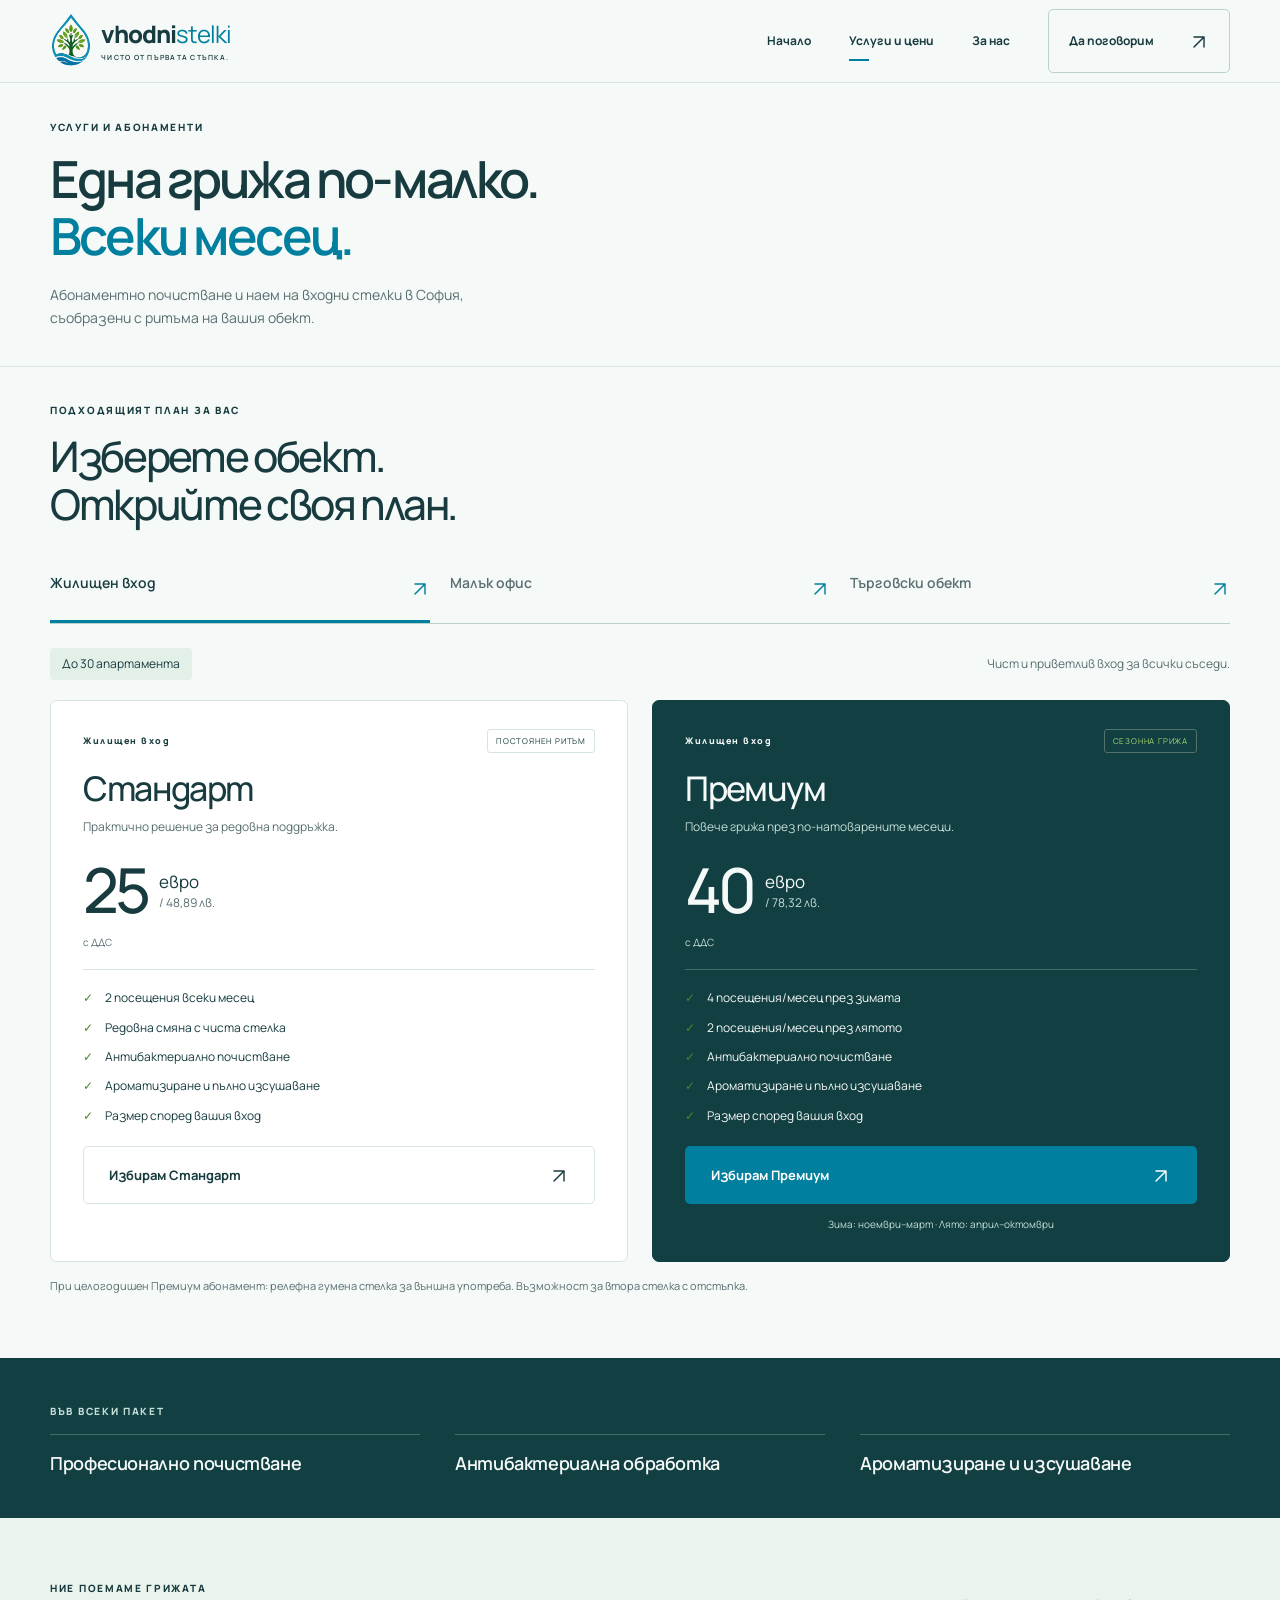
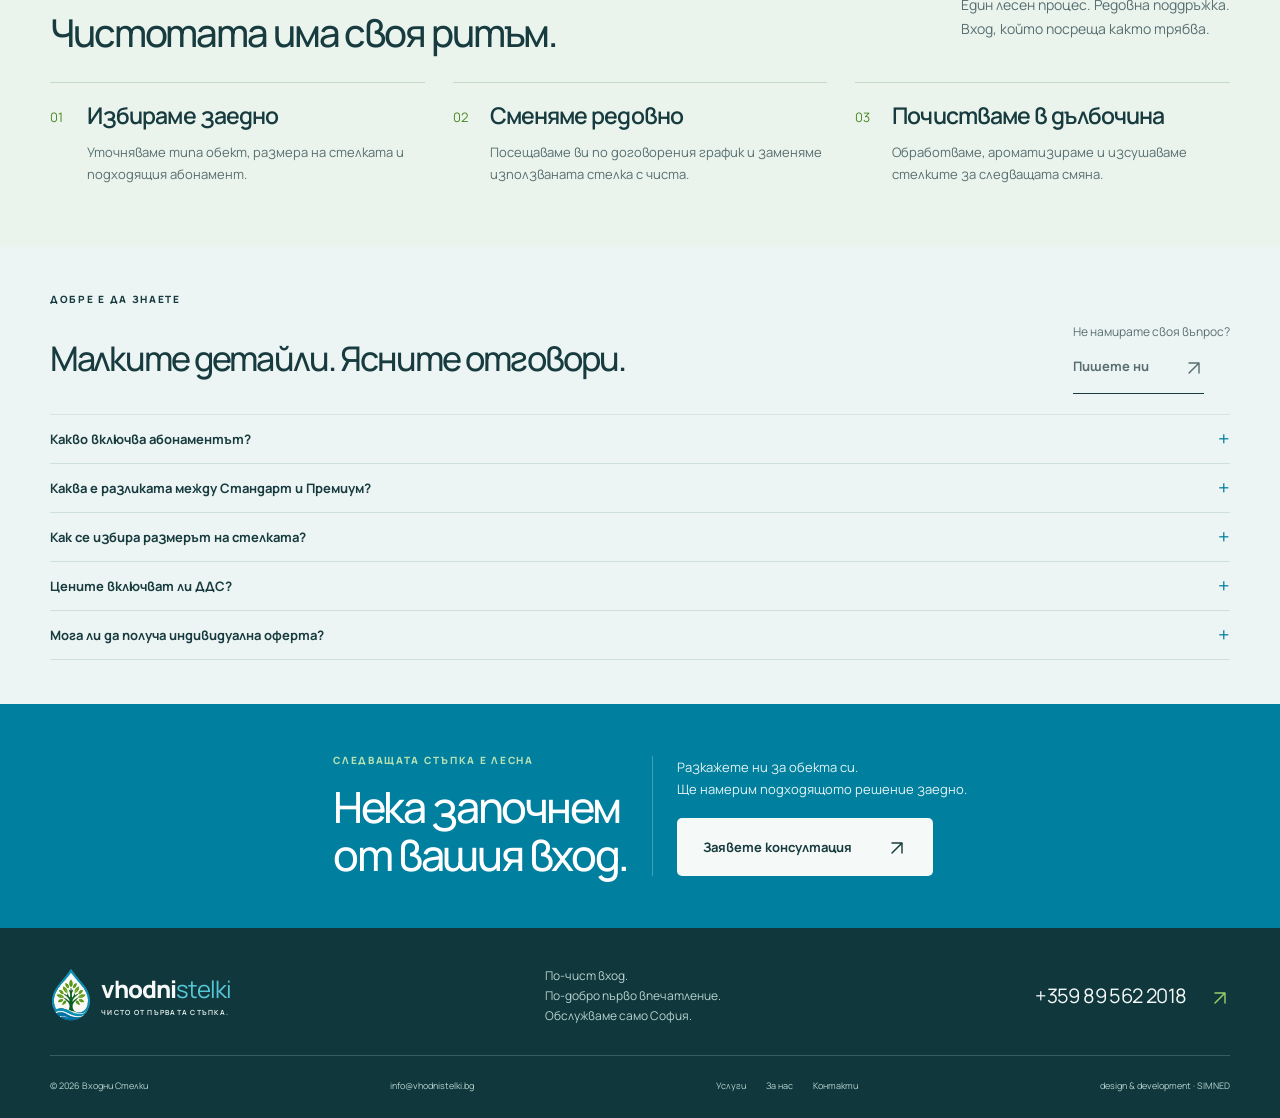
<file: services.html>
<!DOCTYPE html><html lang="bg"><head><meta charset="UTF-8"><meta name="viewport" content="width=device-width, initial-scale=1"><meta name="description" content="Сравнете Стандарт и Премиум за жилищен вход, офис или търговски обект. От 25 евро / 48,89 лв. с ДДС. Почистване, ароматизиране и редовна смяна. Обслужваме само София."><meta name="theme-color" content="#f5f9f8"><title>Входни стелки в София — Услуги и цени | Входни Стелки</title><link rel="icon" type="image/png" href="images/logo.png"><link rel="stylesheet" href="styles.css"><script src="script.js" defer></script><link rel="canonical" href="https://vhodnistelki.bg/services.html"><meta name="robots" content="index, follow, max-image-preview:large"><meta property="og:type" content="website"><meta property="og:locale" content="bg_BG"><meta property="og:site_name" content="Входни Стелки"><meta property="og:title" content="Входни стелки в София — Услуги и цени | Входни Стелки"><meta property="og:description" content="Сравнете Стандарт и Премиум за жилищен вход, офис или търговски обект. От 25 евро / 48,89 лв. с ДДС. Почистване, ароматизиране и редовна смяна. Обслужваме само София."><meta property="og:url" content="https://vhodnistelki.bg/services.html"><meta property="og:image" content="https://vhodnistelki.bg/images/normal_mat-optimized.webp"><meta property="og:image:alt" content="Професионална входна стелка"><meta name="twitter:card" content="summary_large_image"><meta name="twitter:title" content="Входни стелки в София — Услуги и цени | Входни Стелки"><meta name="twitter:description" content="Сравнете Стандарт и Премиум за жилищен вход, офис или търговски обект. От 25 евро / 48,89 лв. с ДДС. Почистване, ароматизиране и редовна смяна. Обслужваме само София."><meta name="twitter:image" content="https://vhodnistelki.bg/images/normal_mat-optimized.webp"><link rel="preconnect" href="https://fonts.googleapis.com"><link rel="preconnect" href="https://fonts.gstatic.com" crossorigin><link href="https://fonts.googleapis.com/css2?family=Manrope:wght@400;500;600;700;800&display=swap" rel="stylesheet"><script type="application/ld+json">{"@context":"https://schema.org","@graph":[{"@type":"Organization","@id":"https://vhodnistelki.bg/#organization","name":"Входни Стелки","alternateName":"vhodnistelki","url":"https://vhodnistelki.bg/","logo":{"@type":"ImageObject","url":"https://vhodnistelki.bg/images/logo.png","width":1179,"height":1179},"telephone":"+359895622018","email":"info@vhodnistelki.bg","areaServed":{"@type":"City","name":"София"}},{"@type":"WebSite","@id":"https://vhodnistelki.bg/#website","url":"https://vhodnistelki.bg/","name":"Входни Стелки","alternateName":"vhodnistelki","inLanguage":"bg-BG","publisher":{"@id":"https://vhodnistelki.bg/#organization"}},{"@type":"CollectionPage","@id":"https://vhodnistelki.bg/services.html#webpage","url":"https://vhodnistelki.bg/services.html","name":"Входни стелки в София — Услуги и цени | Входни Стелки","description":"Сравнете Стандарт и Премиум за жилищен вход, офис или търговски обект. От 25 евро / 48,89 лв. с ДДС. Почистване, ароматизиране и редовна смяна. Обслужваме само София.","inLanguage":"bg-BG","isPartOf":{"@id":"https://vhodnistelki.bg/#website"},"about":{"@id":"https://vhodnistelki.bg/#organization"}},{"@type":"BreadcrumbList","@id":"https://vhodnistelki.bg/services.html#breadcrumb","itemListElement":[{"@type":"ListItem","position":1,"name":"Начало","item":"https://vhodnistelki.bg/"},{"@type":"ListItem","position":2,"name":"Услуги и цени","item":"https://vhodnistelki.bg/services.html"}]},{"@type":"Service","@id":"https://vhodnistelki.bg/services.html#residential-standard","name":"Жилищен вход — Стандарт","serviceType":"Наем и абонаментна поддръжка на входни стелки","provider":{"@id":"https://vhodnistelki.bg/#organization"},"description":"2 посещения месечно, антибактериално почистване, ароматизиране и изсушаване.","offers":{"@type":"Offer","price":"25.00","priceCurrency":"EUR","url":"https://vhodnistelki.bg/contact.html?service=residential-standard"},"areaServed":{"@type":"City","name":"София"}},{"@type":"Service","@id":"https://vhodnistelki.bg/services.html#residential-premium","name":"Жилищен вход — Премиум","serviceType":"Наем и абонаментна поддръжка на входни стелки","provider":{"@id":"https://vhodnistelki.bg/#organization"},"description":"4 посещения месечно през ноември–март и 2 през април–октомври; антибактериално почистване, ароматизиране и изсушаване.","offers":{"@type":"Offer","price":"40.00","priceCurrency":"EUR","url":"https://vhodnistelki.bg/contact.html?service=residential-premium"},"areaServed":{"@type":"City","name":"София"}},{"@type":"Service","@id":"https://vhodnistelki.bg/services.html#small-office-standard","name":"Малък офис — Стандарт","serviceType":"Наем и абонаментна поддръжка на входни стелки","provider":{"@id":"https://vhodnistelki.bg/#organization"},"description":"2 посещения месечно, антибактериално почистване, ароматизиране и изсушаване.","offers":{"@type":"Offer","price":"25.00","priceCurrency":"EUR","url":"https://vhodnistelki.bg/contact.html?service=small-office-standard"},"areaServed":{"@type":"City","name":"София"}},{"@type":"Service","@id":"https://vhodnistelki.bg/services.html#small-office-premium","name":"Малък офис — Премиум","serviceType":"Наем и абонаментна поддръжка на входни стелки","provider":{"@id":"https://vhodnistelki.bg/#organization"},"description":"4 посещения месечно през ноември–март и 2 през април–октомври; антибактериално почистване, ароматизиране и изсушаване.","offers":{"@type":"Offer","price":"40.00","priceCurrency":"EUR","url":"https://vhodnistelki.bg/contact.html?service=small-office-premium"},"areaServed":{"@type":"City","name":"София"}},{"@type":"Service","@id":"https://vhodnistelki.bg/services.html#commercial-standard","name":"Търговски обект — Стандарт","serviceType":"Наем и абонаментна поддръжка на входни стелки","provider":{"@id":"https://vhodnistelki.bg/#organization"},"description":"2 посещения месечно, антибактериално почистване, ароматизиране и изсушаване.","offers":{"@type":"Offer","price":"25.00","priceCurrency":"EUR","url":"https://vhodnistelki.bg/contact.html?service=commercial-standard"},"areaServed":{"@type":"City","name":"София"}},{"@type":"Service","@id":"https://vhodnistelki.bg/services.html#commercial-premium","name":"Търговски обект — Премиум","serviceType":"Наем и абонаментна поддръжка на входни стелки","provider":{"@id":"https://vhodnistelki.bg/#organization"},"description":"4 посещения месечно през ноември–март и 2 през април–октомври; антибактериално почистване, ароматизиране и изсушаване.","offers":{"@type":"Offer","price":"40.00","priceCurrency":"EUR","url":"https://vhodnistelki.bg/contact.html?service=commercial-premium"},"areaServed":{"@type":"City","name":"София"}},{"@type":"ItemList","itemListElement":[{"@type":"ListItem","position":1,"item":{"@id":"https://vhodnistelki.bg/services.html#residential-standard"}},{"@type":"ListItem","position":2,"item":{"@id":"https://vhodnistelki.bg/services.html#residential-premium"}},{"@type":"ListItem","position":3,"item":{"@id":"https://vhodnistelki.bg/services.html#small-office-standard"}},{"@type":"ListItem","position":4,"item":{"@id":"https://vhodnistelki.bg/services.html#small-office-premium"}},{"@type":"ListItem","position":5,"item":{"@id":"https://vhodnistelki.bg/services.html#commercial-standard"}},{"@type":"ListItem","position":6,"item":{"@id":"https://vhodnistelki.bg/services.html#commercial-premium"}}]}]}</script></head><body id="top" class="page-services"><a class="skip" href="#main">Към съдържанието</a><header class="header"><div class="container nav"><a class="brand" href="index.html" aria-label="Входни стелки — начало"><span class="brand-image"><img src="images/logo.png" alt="" width="1180" height="1180"></span><span>vhodni<span class="brand-light">stelki</span><small>ЧИСТО ОТ ПЪРВАТА СТЪПКА.</small></span></a><button class="menu-toggle" aria-label="Отвори менюто" aria-expanded="false" aria-controls="navigation"><span></span><span></span></button><nav id="navigation" aria-label="Основна навигация"><a href="index.html" >Начало</a><a href="services.html" aria-current="page">Услуги и цени</a><a href="about.html" >За нас</a><a class="nav-cta" href="contact.html" >Да поговорим <span aria-hidden="true"><svg class="ui-arrow" viewBox="0 0 24 24" fill="none" stroke="currentColor" stroke-width="1.7" stroke-linecap="round" stroke-linejoin="round" aria-hidden="true" focusable="false"><path d="M6 18 18 6M6 6h12v12"/></svg></span></a></nav></div></header><main id="main"><section class="page-intro container services-intro-text"><div class="intro-copy"><span class="eyebrow">УСЛУГИ И АБОНАМЕНТИ</span><h1>Една грижа по-малко.<br><em>Всеки месец.</em></h1><p>Абонаментно почистване и наем на входни стелки в София,<br>съобразени с ритъма на вашия обект.</p></div></section><section class="section plans" id="plans"><div class="container"><div class="section-heading"><div><span class="eyebrow">ПОДХОДЯЩИЯТ ПЛАН ЗА ВАС</span><h2>Изберете обект.<br>Открийте своя план.</h2></div></div><div class="tabs" role="tablist" aria-label="Тип обект"><button id="tab-residential" role="tab" aria-selected="true" aria-controls="panel-residential" tabindex="0" data-category="residential">Жилищен вход<span aria-hidden="true"><svg class="ui-arrow" viewBox="0 0 24 24" fill="none" stroke="currentColor" stroke-width="1.7" stroke-linecap="round" stroke-linejoin="round" aria-hidden="true" focusable="false"><path d="M6 18 18 6M6 6h12v12"/></svg></span></button><button id="tab-small-office" role="tab" aria-selected="false" aria-controls="panel-small-office" tabindex="-1" data-category="small-office">Малък офис<span aria-hidden="true"><svg class="ui-arrow" viewBox="0 0 24 24" fill="none" stroke="currentColor" stroke-width="1.7" stroke-linecap="round" stroke-linejoin="round" aria-hidden="true" focusable="false"><path d="M6 18 18 6M6 6h12v12"/></svg></span></button><button id="tab-commercial" role="tab" aria-selected="false" aria-controls="panel-commercial" tabindex="-1" data-category="commercial">Търговски обект<span aria-hidden="true"><svg class="ui-arrow" viewBox="0 0 24 24" fill="none" stroke="currentColor" stroke-width="1.7" stroke-linecap="round" stroke-linejoin="round" aria-hidden="true" focusable="false"><path d="M6 18 18 6M6 6h12v12"/></svg></span></button></div><div id="panel-residential" role="tabpanel" aria-labelledby="tab-residential" ><div class="plan-context"><span>До 30 апартамента</span><p>Чист и приветлив вход за всички съседи.</p></div><div class="plan-grid"><article class="plan-card "><div class="plan-top"><span class="eyebrow">Жилищен вход</span><span class="plan-tag">ПОСТОЯНЕН РИТЪМ</span></div><h3>Стандарт</h3><p>Практично решение за редовна поддръжка.</p><div class="price"><strong>25</strong><span>евро<small>/ 48,89 лв.</small></span></div><span class="price-note">с ДДС</span><ul class="checks"><li>2 посещения всеки месец</li><li>Редовна смяна с чиста стелка</li><li>Антибактериално почистване</li><li>Ароматизиране и пълно изсушаване</li><li>Размер според вашия вход</li></ul><a class="button outline" href="contact.html?service=residential-standard">Избирам Стандарт <span aria-hidden="true"><svg class="ui-arrow" viewBox="0 0 24 24" fill="none" stroke="currentColor" stroke-width="1.7" stroke-linecap="round" stroke-linejoin="round" aria-hidden="true" focusable="false"><path d="M6 18 18 6M6 6h12v12"/></svg></span></a></article><article class="plan-card premium"><div class="plan-top"><span class="eyebrow">Жилищен вход</span><span class="plan-tag">СЕЗОННА ГРИЖА</span></div><h3>Премиум</h3><p>Повече грижа през по-натоварените месеци.</p><div class="price"><strong>40</strong><span>евро<small>/ 78,32 лв.</small></span></div><span class="price-note">с ДДС</span><ul class="checks"><li>4 посещения/месец през зимата</li><li>2 посещения/месец през лятото</li><li>Антибактериално почистване</li><li>Ароматизиране и пълно изсушаване</li><li>Размер според вашия вход</li></ul><a class="button orange" href="contact.html?service=residential-premium">Избирам Премиум <span aria-hidden="true"><svg class="ui-arrow" viewBox="0 0 24 24" fill="none" stroke="currentColor" stroke-width="1.7" stroke-linecap="round" stroke-linejoin="round" aria-hidden="true" focusable="false"><path d="M6 18 18 6M6 6h12v12"/></svg></span></a><p class="season-note">Зима: ноември–март · Лято: април–октомври</p></article></div><p class="plan-extra">При целогодишен Премиум абонамент: релефна гумена стелка за външна употреба. Възможност за втора стелка с отстъпка.</p></div><div id="panel-small-office" role="tabpanel" aria-labelledby="tab-small-office" hidden><div class="plan-context"><span>До 10 души дневно</span><p>Професионално посрещане още от прага.</p></div><div class="plan-grid"><article class="plan-card "><div class="plan-top"><span class="eyebrow">Малък офис</span><span class="plan-tag">ПОСТОЯНЕН РИТЪМ</span></div><h3>Стандарт</h3><p>Практично решение за редовна поддръжка.</p><div class="price"><strong>25</strong><span>евро<small>/ 48,89 лв.</small></span></div><span class="price-note">с ДДС</span><ul class="checks"><li>2 посещения всеки месец</li><li>Редовна смяна с чиста стелка</li><li>Антибактериално почистване</li><li>Ароматизиране и пълно изсушаване</li><li>Размер според вашия вход</li></ul><a class="button outline" href="contact.html?service=small-office-standard">Избирам Стандарт <span aria-hidden="true"><svg class="ui-arrow" viewBox="0 0 24 24" fill="none" stroke="currentColor" stroke-width="1.7" stroke-linecap="round" stroke-linejoin="round" aria-hidden="true" focusable="false"><path d="M6 18 18 6M6 6h12v12"/></svg></span></a></article><article class="plan-card premium"><div class="plan-top"><span class="eyebrow">Малък офис</span><span class="plan-tag">СЕЗОННА ГРИЖА</span></div><h3>Премиум</h3><p>Повече грижа през по-натоварените месеци.</p><div class="price"><strong>40</strong><span>евро<small>/ 78,32 лв.</small></span></div><span class="price-note">с ДДС</span><ul class="checks"><li>4 посещения/месец през зимата</li><li>2 посещения/месец през лятото</li><li>Антибактериално почистване</li><li>Ароматизиране и пълно изсушаване</li><li>Размер според вашия вход</li></ul><a class="button orange" href="contact.html?service=small-office-premium">Избирам Премиум <span aria-hidden="true"><svg class="ui-arrow" viewBox="0 0 24 24" fill="none" stroke="currentColor" stroke-width="1.7" stroke-linecap="round" stroke-linejoin="round" aria-hidden="true" focusable="false"><path d="M6 18 18 6M6 6h12v12"/></svg></span></a><p class="season-note">Зима: ноември–март · Лято: април–октомври</p></article></div><p class="plan-extra">При целогодишен Премиум абонамент се включва релефна гумена стелка.</p></div><div id="panel-commercial" role="tabpanel" aria-labelledby="tab-commercial" hidden><div class="plan-context"><span>Магазини, хотели и административни сгради</span><p>Поддръжка, съобразена с потока от посетители.</p></div><div class="plan-grid"><article class="plan-card "><div class="plan-top"><span class="eyebrow">Търговски обект</span><span class="plan-tag">ПОСТОЯНЕН РИТЪМ</span></div><h3>Стандарт</h3><p>Практично решение за редовна поддръжка.</p><div class="price"><strong>25</strong><span>евро<small>/ 48,89 лв.</small></span></div><span class="price-note">с ДДС</span><ul class="checks"><li>2 посещения всеки месец</li><li>Редовна смяна с чиста стелка</li><li>Антибактериално почистване</li><li>Ароматизиране и пълно изсушаване</li><li>Размер според вашия вход</li></ul><a class="button outline" href="contact.html?service=commercial-standard">Избирам Стандарт <span aria-hidden="true"><svg class="ui-arrow" viewBox="0 0 24 24" fill="none" stroke="currentColor" stroke-width="1.7" stroke-linecap="round" stroke-linejoin="round" aria-hidden="true" focusable="false"><path d="M6 18 18 6M6 6h12v12"/></svg></span></a></article><article class="plan-card premium"><div class="plan-top"><span class="eyebrow">Търговски обект</span><span class="plan-tag">СЕЗОННА ГРИЖА</span></div><h3>Премиум</h3><p>Повече грижа през по-натоварените месеци.</p><div class="price"><strong>40</strong><span>евро<small>/ 78,32 лв.</small></span></div><span class="price-note">с ДДС</span><ul class="checks"><li>4 посещения/месец през зимата</li><li>2 посещения/месец през лятото</li><li>Антибактериално почистване</li><li>Ароматизиране и пълно изсушаване</li><li>Размер според вашия вход</li></ul><a class="button orange" href="contact.html?service=commercial-premium">Избирам Премиум <span aria-hidden="true"><svg class="ui-arrow" viewBox="0 0 24 24" fill="none" stroke="currentColor" stroke-width="1.7" stroke-linecap="round" stroke-linejoin="round" aria-hidden="true" focusable="false"><path d="M6 18 18 6M6 6h12v12"/></svg></span></a><p class="season-note">Зима: ноември–март · Лято: април–октомври</p></article></div><p class="plan-extra">При Премиум: възможност за втора стелка с отстъпка. За специфичен човекопоток изготвяме индивидуална оферта.</p></div></div></section><section class="included"><div class="container"><span class="eyebrow">ВЪВ ВСЕКИ ПАКЕТ</span><div><h3>Професионално почистване</h3><h3>Антибактериална обработка</h3><h3>Ароматизиране и изсушаване</h3></div></div></section><section class="section process" id="how"><div class="container"><div class="section-heading"><div><span class="eyebrow">НИЕ ПОЕМАМЕ ГРИЖАТА</span><h2>Чистотата има <br>своя ритъм.</h2></div><p>Един лесен процес. Редовна поддръжка.<br>Вход, който посреща както трябва.</p></div><div class="steps"><article class="step"><span class="step-no">01</span><h3>Избираме заедно</h3><p>Уточняваме типа обект, размера на стелката и подходящия абонамент.</p></article><article class="step"><span class="step-no">02</span><h3>Сменяме редовно</h3><p>Посещаваме ви по договорения график и заменяме използваната стелка с чиста.</p></article><article class="step"><span class="step-no">03</span><h3>Почистваме в дълбочина</h3><p>Обработваме, ароматизираме и изсушаваме стелките за следващата смяна.</p></article></div></div></section><section class="section faq"><div class="container faq-grid"><div><span class="eyebrow">ДОБРЕ Е ДА ЗНАЕТЕ</span><h2>Малките детайли. <br>Ясните отговори.</h2><p>Не намирате своя въпрос?<br><a class="text-link" href="contact.html">Пишете ни <span aria-hidden="true"><svg class="ui-arrow" viewBox="0 0 24 24" fill="none" stroke="currentColor" stroke-width="1.7" stroke-linecap="round" stroke-linejoin="round" aria-hidden="true" focusable="false"><path d="M6 18 18 6M6 6h12v12"/></svg></span></a></p></div><div><details><summary>Какво включва абонаментът?<span aria-hidden="true">+</span></summary><p>Професионално почистване с антибактериални препарати, ароматизиране, пълно изсушаване и редовна смяна на стелката според избрания пакет.</p></details><details><summary>Каква е разликата между Стандарт и Премиум?<span aria-hidden="true">+</span></summary><p>Стандарт включва 2 посещения месечно. При Премиум посещенията са 4 месечно през ноември–март и 2 месечно през април–октомври. Допълнителните условия зависят от типа обект.</p></details><details><summary>Как се избира размерът на стелката?<span aria-hidden="true">+</span></summary><p>Размерът се уточнява според техническите параметри и особеностите на вашия вход. Свържете се с нас, за да обсъдим подходящия вариант.</p></details><details><summary>Цените включват ли ДДС?<span aria-hidden="true">+</span></summary><p>Да. Всички показани цени включват ДДС. Цената в евро е основна, а след нея е посочена и равностойността в лева.</p></details><details><summary>Мога ли да получа индивидуална оферта?<span aria-hidden="true">+</span></summary><p>Разбира се. Ако обектът ви има специфични изисквания или се нуждаете от повече стелки, изпратете запитване и ще обсъдим индивидуално решение.</p></details></div></div></section><section class="cta-section"><div class="container cta-inner"><div><span class="eyebrow">СЛЕДВАЩАТА СТЪПКА Е ЛЕСНА</span><h2>Нека започнем <br>от вашия вход.</h2></div><div><p>Разкажете ни за обекта си.<br>Ще намерим подходящото решение заедно.</p><a class="button light" href="contact.html">Заявете консултация <span aria-hidden="true"><svg class="ui-arrow" viewBox="0 0 24 24" fill="none" stroke="currentColor" stroke-width="1.7" stroke-linecap="round" stroke-linejoin="round" aria-hidden="true" focusable="false"><path d="M6 18 18 6M6 6h12v12"/></svg></span></a></div></div></section></main><footer><div class="container"><div class="footer-top"><a class="brand" href="index.html" aria-label="Входни стелки — начало"><span class="brand-image"><img src="images/logo.png" alt="" width="1180" height="1180"></span><span>vhodni<span class="brand-light">stelki</span><small>ЧИСТО ОТ ПЪРВАТА СТЪПКА.</small></span></a><p>По-чист вход.<br>По-добро първо впечатление.<br>Обслужваме само София.</p><a class="footer-phone" href="tel:+359895622018">+359 89 562 2018 <span aria-hidden="true"><svg class="ui-arrow" viewBox="0 0 24 24" fill="none" stroke="currentColor" stroke-width="1.7" stroke-linecap="round" stroke-linejoin="round" aria-hidden="true" focusable="false"><path d="M6 18 18 6M6 6h12v12"/></svg></span></a></div><div class="footer-bottom"><span>© 2026 Входни Стелки</span><a href="mailto:info@vhodnistelki.bg">info@vhodnistelki.bg</a><div><a href="services.html">Услуги</a><a href="about.html">За нас</a><a href="contact.html">Контакти</a></div><span>design & development · SIMNED</span></div></div></footer><a class="back-top" href="#top" aria-label="Обратно в началото"><svg class="ui-arrow" viewBox="0 0 24 24" fill="none" stroke="currentColor" stroke-width="1.7" stroke-linecap="round" stroke-linejoin="round" aria-hidden="true" focusable="false"><path d="M12 20V4m-6 6 6-6 6 6"/></svg></a></body></html>
</file>
<file: styles.css>
:root{--paper:#f5f9f8;--ink:#173b3e;--muted:#586e70;--line:#d7e4e2;--orange:#007f9e;--white:#ffffff;--dark:#123f42;--radius:8px}*{box-sizing:border-box}html{scroll-behavior:smooth;scroll-padding-top:110px}body{margin:0;background:var(--paper);color:var(--ink);font-family:Manrope,Arial,sans-serif;font-size:15px;line-height:1.7}a{color:inherit;text-decoration:none}button,input,select,textarea{font:inherit}button,a,input,textarea,select{-webkit-tap-highlight-color:transparent}button{cursor:pointer}img{display:block;max-width:100%}h1,h2,h3,p{margin:0}h1,h2,h3{line-height:1.12;letter-spacing:-.055em}h1{font-size:clamp(46px,5.1vw,78px);font-weight:600}h2{font-size:clamp(32px,3.3vw,49px);font-weight:500}h3{font-size:25px;font-weight:600;letter-spacing:-.04em}p{color:var(--muted)}em{font-style:normal;color:var(--orange)}.container{width:min(1280px,calc(100% - 100px));margin:auto}.eyebrow{display:block;font-size:10px;letter-spacing:.17em;font-weight:800;line-height:1.6;margin-bottom:23px}.section{padding:105px 0}.section-heading{display:flex;align-items:flex-end;justify-content:space-between;gap:32px;margin-bottom:45px}.section-heading>p{font-size:14px}.button{display:inline-flex;align-items:center;justify-content:space-between;gap:35px;padding:17px 25px;border:1px solid transparent;border-radius:5px;font-size:13px;font-weight:700;transition:background .2s,transform .2s,color .2s}.button span{font-size:20px;line-height:1}.button:hover{transform:translateY(-3px)}.orange{background:var(--orange);color:white}.orange:hover{background:#006b86}.outline{border-color:var(--line);background:transparent}.outline:hover{background:var(--ink);color:var(--white)}.light{background:var(--paper);color:var(--ink)}.text-link{display:inline-flex;align-items:center;gap:35px;font-size:13px;font-weight:700;padding-bottom:8px;border-bottom:1px solid var(--ink)}.text-link span{font-size:22px}.text-link:hover{color:var(--orange);border-color:var(--orange)}a:focus-visible,button:focus-visible,summary:focus-visible{outline:3px solid var(--orange);outline-offset:6px}.header{position:sticky;top:0;z-index:50;background:rgba(245,249,248,.96);border-bottom:1px solid var(--line);backdrop-filter:blur(16px)}.nav{height:99px;display:flex;align-items:center;justify-content:space-between}.brand{display:inline-flex;align-items:center;gap:12px;line-height:1.15;letter-spacing:-1px;font-size:24px;font-weight:800}.brand-light{font-weight:400}.brand small{display:block;font-size:7px;letter-spacing:.18em;font-weight:600;margin-top:7px}.brand-mark{width:35px;height:38px;transform:skewY(-15deg);display:flex;flex-direction:column;gap:4px;justify-content:center}.brand-mark i{height:4px;background:var(--orange);border-radius:1px;width:32px}.brand-mark i:nth-child(2){width:26px}.brand-mark i:nth-child(3){width:29px}.nav nav{display:flex;align-items:center;gap:38px;font-size:12px;font-weight:700}.nav nav>a:not(.nav-cta){position:relative;padding:12px 0}.nav nav>a[aria-current=page]:after{content:'';position:absolute;bottom:2px;left:0;width:20px;height:2px;background:var(--orange)}.nav nav>a:hover{color:var(--orange)}.nav-cta{border:1px solid #b9d2d0;border-radius:5px;padding:12px 20px;display:flex;gap:35px;align-items:center}.nav-cta span{font-size:22px}.menu-toggle{display:none}.skip{position:fixed;top:-100px;z-index:100;background:var(--ink);color:white;padding:12px}.skip:focus{top:0}.hero{padding:36px 0 44px}.hero-grid{display:grid;grid-template-columns:1.02fr 1fr;gap:40px;min-height:650px}.hero-copy{padding-top:55px;display:flex;align-items:flex-start;flex-direction:column}.hero-copy .eyebrow{margin-bottom:25px;display:flex;align-items:center;gap:9px}.status-dot{width:6px;height:6px;background:var(--orange);border-radius:50%;box-shadow:0 0 0 4px #007f9e12}.hero h1{margin-bottom:26px;line-height:1.08}.hero-copy>p{font-size:14px;max-width:445px;line-height:1.9}.hero-actions{display:flex;align-items:center;gap:26px;margin-top:32px}.hero-secondary{font-size:12px;font-weight:700;display:flex;gap:16px;align-items:center}.hero-secondary span{font-size:20px}.hero-bottom{display:flex;align-items:center;gap:16px;margin-top:auto;padding:34px 0 15px;width:100%}.hero-bottom p{font-size:10px}.hero-bottom strong{font-weight:700;color:var(--ink);font-size:11px}.mini-mat{height:30px;width:48px;border:3px solid #40443a;background:repeating-linear-gradient(90deg,#92988a 0px,#92988a 2px,#41473b 2px,#41473b 4px);transform:rotate(-10deg);border-radius:3px}.hero-visual{position:relative;min-width:0;overflow:hidden;border-radius:7px;background:#c7c6bf}.hero-visual>img{height:100%;width:100%;object-fit:cover;object-position:52% 53%;position:absolute;transition:transform 1s}.hero-visual:hover>img{transform:scale(1.035)}.hero-visual:after{content:'';position:absolute;inset:0;background:linear-gradient(180deg,#0002,transparent 50%,#0006);pointer-events:none}.photo-index{position:absolute;left:28px;top:28px;z-index:1;font-size:9px;letter-spacing:.16em;color:white}.image-label{position:absolute;left:26px;bottom:28px;display:flex;gap:13px;align-items:center;color:white;z-index:2}.label-icon{width:40px;height:40px;display:grid;place-items:center;border:1px solid #ffffff80;border-radius:50%;font-size:25px}.image-label strong{display:block;font-size:12px}.image-label div>span{font-size:9px;opacity:.8}.hero-price{position:absolute;right:20px;top:55%;background:var(--paper);z-index:2;padding:20px 26px;width:195px;box-shadow:0 12px 30px #0001;border-radius:4px;transform:rotate(3deg)}.hero-price>span{display:block;font-size:9px;letter-spacing:.06em}.hero-price strong{display:block;font-size:45px;line-height:1.4;letter-spacing:-.06em;font-weight:600}.hero-price small{font-size:16px;letter-spacing:-.02em;font-weight:500}.hero-price a{position:absolute;right:16px;top:15px;font-size:22px;color:var(--orange)}.benefit-strip{border-top:1px solid var(--line);border-bottom:1px solid var(--line)}.benefit-strip>.container{display:grid;grid-template-columns:repeat(3,1fr)}.benefit-strip span{padding:21px 0;font-size:11px;font-weight:600;display:flex;align-items:center;justify-content:space-between;padding-right:35px}.benefit-strip span+span{border-left:1px solid var(--line);padding-left:35px}.benefit-strip b{color:var(--orange);font-size:21px;font-weight:400}.space-grid{display:grid;grid-template-columns:repeat(3,1fr);gap:25px}.space-image{height:300px;position:relative;border-radius:6px;overflow:hidden;background:#ddd}.space-image img{height:100%;width:100%;object-fit:cover;transition:transform .6s}.space-card:hover img{transform:scale(1.06)}.space-image:after{content:'';position:absolute;inset:0;background:linear-gradient(transparent 60%,#0003)}.space-number{position:absolute;left:20px;bottom:15px;color:white;font-size:12px;z-index:1}.round-arrow{position:absolute;top:16px;right:16px;background:var(--paper);border-radius:50%;width:39px;height:39px;display:grid;place-items:center;font-size:23px;z-index:1;transition:background .2s}.space-card:hover .round-arrow{background:var(--orange);color:white}.space-text{padding-top:25px}.space-text .eyebrow{font-size:9px;margin-bottom:11px;color:var(--muted)}.space-text h3{margin-bottom:14px}.space-text p{font-size:12px;max-width:290px}.process{background:#eaf4ed}.steps{display:grid;grid-template-columns:repeat(3,1fr);gap:40px}.step{border-top:1px solid #c4dacb;padding-top:22px}.step-no{display:block;color:var(--orange);font-size:13px;margin-bottom:38px}.step h3{font-size:23px;margin-bottom:16px}.step p{font-size:13px;max-width:320px}.detail-grid{display:grid;grid-template-columns:1fr 1fr;gap:100px;align-items:center}.detail-photo{position:relative;height:530px;overflow:hidden;border-radius:6px}.detail-photo img{width:100%;height:100%;object-fit:cover;object-position:50% 63%}.detail-photo>span{position:absolute;bottom:25px;left:25px;font-size:9px;letter-spacing:.13em;background:var(--paper);padding:11px 15px}.detail-copy h2{margin-bottom:28px}.detail-copy p{font-size:14px;margin-bottom:20px}.detail-copy .text-link{margin-top:12px}.plans{border-top:1px solid var(--line)}.tabs{display:grid;grid-template-columns:repeat(3,1fr);border-bottom:1px solid #b9d2d0;gap:20px;margin-bottom:24px}.tabs button{padding:20px 0;text-align:left;border:0;border-bottom:3px solid transparent;background:transparent;color:var(--muted);display:flex;justify-content:space-between;font-size:14px;font-weight:600}.tabs button[aria-selected=true]{border-color:var(--orange);color:var(--ink)}.tabs button span{color:var(--orange);font-size:20px}.plan-context{display:flex;justify-content:space-between;align-items:center;margin-bottom:26px;gap:20px;font-size:12px}.plan-context>span{background:#e3f0e7;padding:6px 12px;border-radius:4px}.plan-grid{display:grid;grid-template-columns:1fr 1fr;gap:24px}.plan-card{background:var(--white);border:1px solid var(--line);border-radius:7px;padding:36px 40px;position:relative}.plan-card.premium{background:var(--dark);border-color:var(--dark);color:var(--paper)}.plan-top{display:flex;justify-content:space-between;align-items:center;gap:15px}.plan-top .eyebrow{margin-bottom:0;font-size:9px}.plan-tag{font-size:8px;letter-spacing:.1em;border:1px solid var(--line);border-radius:3px;padding:4px 8px}.premium .plan-tag{color:#a7d774;border-color:#52716c}.plan-card h3{font-size:34px;margin-top:22px;margin-bottom:14px;font-weight:500}.plan-card>p{font-size:12px}.premium p{color:#c5ded7}.price{display:flex;align-items:center;gap:13px;margin-top:23px}.price strong{font-size:70px;letter-spacing:-.07em;line-height:1.2;font-weight:500}.price>span{font-size:17px;line-height:1.5}.price small{display:block;font-size:12px;color:var(--muted)}.premium .price small{color:#c5ded7}.price-note{font-size:10px;color:var(--muted)}.premium .price-note{color:#c5ded7}.checks{list-style:none;padding:22px 0 0;margin:22px 0 25px;border-top:1px solid var(--line);font-size:12px;display:grid;gap:12px}.checks li:before{content:'✓';color:var(--orange);margin-right:12px}.premium .checks{border-color:#426c68}.plan-card .button{width:100%}.season-note{font-size:10px!important;text-align:center;margin-top:12px}.plan-extra{font-size:11px;margin-top:22px;max-width:800px}.faq{background:#edf5f4}.faq-grid{display:grid;grid-template-columns:1fr 1.25fr;gap:100px}.faq h2{font-size:39px;margin-bottom:25px}.faq-grid>div>p{font-size:13px}.faq .text-link{margin-top:15px}details{border-bottom:1px solid #cfdfdc}summary{list-style:none;display:flex;align-items:center;justify-content:space-between;gap:30px;padding:23px 0;font-size:13px;font-weight:700;cursor:pointer}summary::-webkit-details-marker{display:none}summary span{font-size:24px;color:var(--orange);font-weight:400;transition:transform .2s}details[open] summary span{transform:rotate(45deg)}details p{font-size:13px;padding:0 35px 22px 0;max-width:600px}.cta-section{background:var(--orange);padding:75px 0;color:#ffffff}.cta-inner{display:flex;justify-content:space-between;align-items:center;gap:40px}.cta-inner h2{font-size:55px}.cta-inner .eyebrow{color:#d0eef2}.cta-inner p{color:#e4f4f5;font-size:13px;margin-bottom:24px}footer{background:#10383c;color:var(--paper);padding:55px 0 25px}.footer-top{display:flex;align-items:center;justify-content:space-between;gap:40px;padding-bottom:45px}.footer-top p{font-size:12px;color:#b6d2ce}.footer-phone{font-size:20px;letter-spacing:-.03em}.footer-phone span{margin-left:20px;color:#9bce68}.footer-bottom{display:flex;align-items:center;justify-content:space-between;gap:20px;border-top:1px solid #365e60;padding-top:22px;color:#b6d2ce;font-size:9px}.footer-bottom div{display:flex;gap:20px}.footer-bottom a:hover{color:white}.back-top{position:fixed;bottom:22px;right:22px;width:40px;height:40px;background:var(--paper);border:1px solid var(--line);border-radius:50%;z-index:10;display:grid;place-items:center;box-shadow:0 4px 20px #0001;opacity:0;pointer-events:none;transition:opacity .2s}.back-top.visible{opacity:1;pointer-events:auto}.page-intro{padding-top:80px;padding-bottom:68px}.page-intro h1{font-size:clamp(45px,5vw,70px);margin-bottom:25px}.page-intro>p{font-size:15px}.page-services .plans{padding-top:55px}.included{background:var(--dark);color:var(--paper);padding:45px 0}.included .eyebrow{color:#c5ded7}.included .container>div{display:grid;grid-template-columns:repeat(3,1fr);gap:35px}.included h3{font-size:18px;letter-spacing:-.02em;padding-top:18px;border-top:1px solid #426c68}.about-story{padding-top:10px}.values{background:var(--white)}.values h2{margin-bottom:45px}.contact-section{padding-top:0}.contact-grid{display:grid;grid-template-columns:.8fr 1.2fr;gap:90px}.contact-grid aside{padding-top:30px}.contact-phone{display:block;font-size:28px;font-weight:500;letter-spacing:-.04em;line-height:1.4}.contact-phone span{color:var(--orange);margin-left:10px}.contact-email{display:block;font-size:14px;border-bottom:1px solid var(--line);padding:18px 0 28px}.contact-email span{color:var(--orange);margin-left:20px}.contact-note{margin:32px 0}.contact-note>span{display:block;font-size:28px;color:var(--orange);margin-bottom:13px}.contact-note h3{font-size:23px;margin-bottom:15px}.contact-note p{font-size:13px}.contact-image{height:180px;width:100%;object-fit:cover;object-position:50% 55%;border-radius:5px}.form-card{background:var(--white);padding:40px;border:1px solid var(--line);border-radius:7px}.form-card h2{font-size:30px;letter-spacing:-.04em;margin-bottom:12px}.form-card>p{font-size:11px;margin-bottom:28px}.form-row{display:grid;grid-template-columns:1fr 1fr;gap:18px}form label{display:block;font-size:11px;font-weight:700;margin-bottom:21px}input,select,textarea{display:block;width:100%;border:1px solid var(--line);background:#f5faf9;border-radius:4px;padding:13px 12px;margin-top:8px;color:var(--ink);font-size:12px;transition:border-color .2s}textarea{resize:vertical;min-height:130px}input::placeholder,textarea::placeholder{color:#7b9493}input:focus,select:focus,textarea:focus{outline:2px solid #007f9e40;border-color:var(--orange)}.form-hint{font-size:10px;margin-bottom:22px}.form-card .button{width:100%}.field-error{display:block;color:#b23424;font-size:10px}.selected-plan{padding:12px 15px;margin-bottom:20px;background:#e6f2e0;border-left:2px solid var(--orange);font-size:12px}.selected-plan[hidden]{display:none}#form-status{font-size:12px;margin-top:15px}#form-status[data-state=error]{color:#b23424}#form-status[data-state=success]{color:#397126}button:disabled{opacity:.6;cursor:wait}.reveal-ready{opacity:0;transform:translateY(20px);transition:opacity .65s,transform .65s}.reveal-ready.in-view{opacity:1;transform:none}[hidden]{display:none!important}
@media(min-width:1600px){.hero-grid{min-height:720px}.hero-copy{padding-top:70px}}
@media(max-width:1100px){.container{width:calc(100% - 60px)}.hero-grid{gap:30px;min-height:600px}.hero h1{font-size:58px}.hero-actions{gap:18px}.hero-actions .button{gap:15px;padding:15px 18px}.hero-visual{min-height:600px}.hero-copy{padding-top:30px}.detail-grid,.faq-grid{gap:50px}.contact-grid{gap:40px}.nav nav{gap:25px}.brand{font-size:22px}.space-image{height:260px}.plan-card{padding:30px}.plan-tag{font-size:7px}.footer-bottom{flex-wrap:wrap}.hero-bottom p{font-size:9px}}
@media(max-width:800px){.container{width:calc(100% - 40px)}.nav{height:78px}.menu-toggle{display:flex;width:42px;height:42px;flex-direction:column;justify-content:center;gap:6px;padding:9px;background:transparent;border:1px solid var(--line);border-radius:4px}.menu-toggle span{height:2px;width:100%;background:var(--ink);transition:transform .2s}.menu-toggle[aria-expanded=true] span:first-child{transform:translateY(4px) rotate(45deg)}.menu-toggle[aria-expanded=true] span:last-child{transform:translateY(-4px) rotate(-45deg)}.nav nav{display:none;position:absolute;top:78px;left:0;right:0;background:var(--paper);padding:20px;border-bottom:1px solid var(--line);box-shadow:0 15px 25px #0001}.nav nav.open{display:flex;align-items:stretch;gap:14px;flex-direction:column}.nav-cta{justify-content:space-between}.hero-grid{grid-template-columns:1fr;gap:25px}.hero-copy{padding-top:20px}.hero h1{font-size:clamp(52px,9vw,75px)}.hero-copy>p{font-size:14px}.hero-visual{min-height:510px}.hero-bottom{margin-top:20px;padding:15px 0}.hero-price{top:48%;right:25px}.hero-grid{min-height:0}.hero{padding-top:20px;padding-bottom:25px}.benefit-strip span{font-size:9px;padding-right:15px}.benefit-strip span+span{padding-left:15px}.benefit-strip b{display:none}.section{padding:65px 0}.section-heading{align-items:flex-start;gap:25px;flex-direction:column;margin-bottom:30px}.section-heading h2,h2{font-size:38px}.space-grid{gap:16px}.space-image{height:230px}.space-text h3{font-size:21px}.space-text p{font-size:11px}.space-text .eyebrow{font-size:7px}.steps{gap:25px}.step h3{font-size:21px}.step p{font-size:12px}.step-no{margin-bottom:25px}.detail-grid{gap:35px}.detail-photo{height:430px}.detail-copy h2{font-size:33px}.detail-copy p{font-size:12px}.plan-card{padding:25px}.plan-top{align-items:flex-start;flex-direction:column;gap:10px}.plan-tag{font-size:8px}.plan-card h3{font-size:30px}.plan-context{align-items:flex-start;flex-direction:column;gap:8px}.tabs{gap:13px}.tabs button{font-size:12px;align-items:center;gap:10px}.plan-grid{gap:15px}.plan-card .button{gap:12px;font-size:12px;padding:15px}.faq-grid{grid-template-columns:1fr;gap:30px}.faq h2{font-size:37px}.cta-inner h2{font-size:44px}.cta-inner{gap:30px}.footer-top{align-items:flex-start;flex-wrap:wrap}.footer-top p{display:none}.footer-phone{font-size:17px}.page-intro{padding-top:55px;padding-bottom:45px}.contact-grid{grid-template-columns:1fr;gap:35px}.contact-grid aside{padding-top:0}.contact-image{display:none}.contact-note{max-width:500px}.form-card{padding:30px}.included .container>div{gap:18px}.included h3{font-size:15px}}
@media(max-width:540px){.hero h1{font-size:54px}.eyebrow{font-size:8px;letter-spacing:.13em}.hero-actions{gap:18px;flex-wrap:wrap}.hero-actions .button{padding:16px 20px}.hero-secondary{font-size:11px}.hero-visual{min-height:440px}.hero-price{top:44%;width:177px;padding:18px 22px;right:22px}.hero-price strong{font-size:42px}.image-label{left:20px;bottom:20px}.photo-index{left:20px;top:20px;font-size:8px}.benefit-strip .container{width:100%;padding:0 20px;grid-template-columns:1fr}.benefit-strip span{padding:12px 0;font-size:10px}.benefit-strip span+span{padding-left:0;border-left:0;border-top:1px solid var(--line)}.benefit-strip b{display:block;font-size:17px}.space-grid{grid-template-columns:1fr;gap:32px}.space-image{height:300px}.space-text{padding-top:18px}.space-text h3{font-size:27px}.space-text p{font-size:12px}.space-text .eyebrow{font-size:8px}.steps{grid-template-columns:1fr;gap:30px}.step{padding-top:18px}.step-no{margin-bottom:18px}.step h3{font-size:26px}.step p{max-width:none;font-size:13px}.detail-grid{grid-template-columns:1fr;gap:30px}.detail-photo{height:400px}.detail-copy h2{font-size:37px}.detail-copy p{font-size:14px}.plan-grid{grid-template-columns:1fr;gap:20px}.plan-card{padding:28px}.plan-top{flex-direction:row;align-items:center}.plan-card h3{font-size:34px}.tabs{gap:10px}.tabs button{font-size:10px;padding:15px 0;line-height:1.5}.tabs button span{display:none}.plan-context{font-size:11px}.price strong{font-size:65px}.checks{font-size:12px}.plan-card .button{font-size:13px}.plan-extra{font-size:11px}.faq h2{font-size:34px}summary{font-size:12px;gap:18px}.cta-inner{flex-direction:column;align-items:flex-start;gap:30px}.cta-inner h2{font-size:44px}.cta-section{padding:55px 0}.footer-top{gap:25px;flex-direction:column;padding-bottom:30px}.footer-bottom{align-items:flex-start;flex-direction:column;gap:14px}.footer-bottom>span:last-child{font-size:8px}.page-intro h1{font-size:44px}.page-intro p{font-size:13px}.included .container>div{grid-template-columns:1fr}.included h3{padding:15px 0}.form-row{grid-template-columns:1fr;gap:0}.form-card{padding:25px 20px}.form-card h2{font-size:27px}.contact-phone{font-size:27px}.section-heading h2,h2{font-size:36px}.back-top{right:14px;bottom:14px;width:35px;height:35px}}
.hero-copy{min-width:0}.hero-actions{max-width:100%}.nav-cta{position:relative}
@media(max-width:540px){.hero h1{font-size:clamp(38px,13.4vw,54px)}.page-intro h1{font-size:clamp(35px,11.3vw,44px)}.hero-actions{flex-wrap:wrap}.section-heading h2,h2{font-size:clamp(30px,9.2vw,36px)}.hero-bottom{gap:12px}.hero-bottom p{flex:1;min-width:0}.mini-mat{flex-shrink:0}.contact-phone{font-size:clamp(22px,7vw,27px)}.cta-inner h2{font-size:clamp(36px,11vw,44px)}.detail-copy h2,.faq h2{font-size:clamp(29px,9vw,37px)}}
@media(prefers-reduced-motion:reduce){html{scroll-behavior:auto}*,*:before,*:after{transition:none!important;animation:none!important}.reveal-ready{opacity:1;transform:none}}

/* Brand palette and a tighter, content-led rhythm. */
:root{--green:#76b33b;--cyan:#00a0bd}
.brand-image{position:relative;display:block;width:42px;height:54px;overflow:hidden;flex-shrink:0}
.brand-image img{position:absolute;width:84px;height:84px;max-width:none;left:-21px;top:-14px}
.brand{gap:9px}.brand-light{color:var(--orange)}footer .brand-light{color:#55c5d7}
.nav{height:82px}.section{padding:62px 0}.eyebrow{margin-bottom:15px}.section-heading{margin-bottom:28px;gap:26px}
.hero{padding:24px 0 28px}.hero-grid{min-height:550px;gap:35px}.hero-copy{padding-top:24px;justify-content:center}.hero h1{font-size:clamp(46px,4.8vw,69px);margin-bottom:20px}.hero-copy .eyebrow{margin-bottom:18px}.hero-actions{margin-top:24px}.hero-bottom{margin-top:25px;padding:16px 0 0;border-top:1px solid var(--line)}.hero-visual{min-height:550px}
.status-dot{background:var(--green);box-shadow:0 0 0 4px #76b33b18}.mini-mat{border-color:#216269;background:repeating-linear-gradient(90deg,#80ab81 0px,#80ab81 2px,#285c5f 2px,#285c5f 4px)}
.benefit-strip span{padding-top:15px;padding-bottom:15px}.benefit-strip b,.checks li:before,.step-no{color:#4b8824}
.space-image{height:265px}.space-grid{gap:22px}.space-text{padding-top:18px}.space-text h3{margin-bottom:10px}
.process .section-heading{align-items:center}.process h2{font-size:clamp(30px,3vw,43px)}.process h2 br{display:none}.process .section-heading>p{max-width:350px}.steps{gap:28px}.step{padding-top:20px;display:grid;grid-template-columns:25px 1fr;column-gap:12px;align-content:start}.step-no{grid-row:1 / 3;margin:3px 0 0}.step h3{font-size:23px;margin:0 0 12px}.step p{grid-column:2;max-width:none}
.detail-grid{gap:55px}.detail-photo{height:400px}.detail-copy h2{margin-bottom:20px}.detail-copy p{margin-bottom:14px}.detail-copy .text-link{margin-top:5px}
.tabs button{padding:15px 0}.plan-context{margin-bottom:20px}.plan-card{padding:28px 32px}.plan-card h3{margin-top:16px;margin-bottom:10px}.price{margin-top:16px}.price strong{font-size:62px}.checks{margin:16px 0 20px;padding-top:18px;gap:9px}.plan-extra{margin-top:15px}
.faq-grid{grid-template-columns:1fr;gap:24px}.faq-grid>div:first-child{display:grid;grid-template-columns:1fr auto;gap:0 30px;align-items:center}.faq-grid>div:first-child>.eyebrow{grid-column:1/-1}.faq h2{font-size:34px;margin:0}.faq h2 br{display:none}.faq-grid>div:first-child>p{grid-column:2;grid-row:2;font-size:12px}.faq .text-link{margin-top:5px}.faq summary{padding:15px 0}.faq details p{max-width:950px;padding-bottom:17px}.faq-grid>div:last-child{border-top:1px solid var(--line)}
.cta-section{padding:48px 0;background:#007f9e}.cta-inner h2{font-size:46px}.cta-inner .eyebrow{color:#b5e1b4}.cta-inner p{margin-bottom:18px}footer{padding-top:38px}.footer-top{padding-bottom:28px}
.page-intro{padding-top:36px;padding-bottom:36px;display:grid;grid-template-columns:1.6fr 1fr;gap:45px;align-items:center}.page-intro h1{font-size:clamp(40px,4vw,58px);margin-bottom:18px}.intro-copy>p{font-size:14px}.intro-image{position:relative;height:240px;overflow:hidden;border-radius:6px}.intro-image img{width:100%;height:100%;object-fit:cover;object-position:50% 48%}.intro-image:after{content:'';position:absolute;inset:0;background:linear-gradient(transparent 50%,#123f42aa)}.intro-image>span{position:absolute;bottom:17px;left:20px;z-index:1;color:white;font-size:11px;font-weight:600}.page-services .plans{padding-top:35px}.contact-grid{gap:55px}.contact-grid aside{padding-top:18px}.form-card{padding:30px}.contact-note{margin:22px 0}.about-story{padding-top:8px}
input:focus,select:focus,textarea:focus{outline-color:#007f9e40}
@media(min-width:1600px){.hero-grid{min-height:580px}.hero-copy{padding-top:24px}.hero-visual{min-height:580px}}
@media(max-width:1100px){.hero-grid{min-height:520px;gap:28px}.hero-visual{min-height:520px}.hero h1{font-size:55px}.hero-actions{flex-wrap:wrap;gap:18px}.page-intro{gap:28px}.page-intro h1{font-size:45px}.intro-image{height:230px}.detail-grid{gap:35px}.step h3{font-size:20px}.faq h2{font-size:31px}}
@media(max-width:800px){.nav{height:74px}.nav nav{top:74px}.hero-grid{grid-template-columns:1fr;min-height:0}.hero-copy{padding-top:8px}.hero h1{font-size:clamp(52px,9vw,68px)}.hero-visual{min-height:430px}.hero-bottom{margin-top:20px;padding-top:15px}.section{padding:44px 0}.section-heading{gap:18px;margin-bottom:25px}.space-image{height:210px}.process .section-heading{align-items:flex-start}.process h2 br{display:block}.steps{gap:20px}.step{grid-template-columns:1fr;gap:0}.step-no{grid-row:auto;margin-bottom:14px}.step p{grid-column:auto}.detail-photo{height:360px}.detail-grid{gap:28px}.plan-card{padding:25px}.page-intro{grid-template-columns:1.5fr 1fr;gap:22px;padding-top:28px;padding-bottom:28px}.page-intro h1{font-size:38px}.intro-image{height:220px}.intro-copy>p{font-size:12px}.faq h2{font-size:29px}.faq h2 br{display:block}.cta-inner h2{font-size:40px}.contact-grid{gap:28px}.contact-note{margin-bottom:0}}
@media(max-width:540px){.brand{font-size:21px}.brand-image{width:36px;height:47px}.brand-image img{width:74px;height:74px;left:-19px;top:-12px}.hero h1{font-size:clamp(38px,13.4vw,54px)}.hero-visual{min-height:360px}.hero-grid{gap:22px}.hero-copy>p{font-size:13px}.hero-bottom{margin-top:18px}.hero-actions{margin-top:20px;gap:16px}.hero{padding-top:17px}.space-grid{gap:25px}.space-image{height:240px}.step{grid-template-columns:25px 1fr;column-gap:10px}.step-no{grid-row:1/3;margin:3px 0 0}.step p{grid-column:2}.step h3{font-size:23px}.steps{gap:24px}.detail-photo{height:320px}.faq-grid{gap:18px}.faq-grid>div:first-child{grid-template-columns:1fr;gap:0}.faq-grid>div:first-child>p{grid-column:1;grid-row:auto;margin-top:15px}.faq h2{font-size:31px}.faq summary{padding:14px 0}.page-intro{grid-template-columns:1fr;gap:20px;padding-top:27px;padding-bottom:25px}.page-intro h1{font-size:clamp(35px,10.8vw,44px)}.intro-image{height:145px}.intro-copy>p{font-size:13px}.intro-image>span{font-size:10px;bottom:12px;left:15px}.page-services .plans{padding-top:28px}.plan-card{padding:25px}.cta-inner{gap:22px}.cta-inner h2{font-size:clamp(36px,11vw,44px)}.cta-section{padding:37px 0}.form-card{padding:24px 20px}.contact-note{margin-bottom:0}.contact-grid{gap:25px}.detail-copy h2{font-size:clamp(29px,9vw,37px)}}
.faq{padding:44px 0}.faq summary{padding:13px 0;min-height:48px}.faq summary span{font-size:20px;line-height:1}.faq-grid{gap:20px}
.page-about .page-intro{grid-template-columns:1fr}.page-about .about-story .detail-photo>span{left:auto;right:20px;max-width:calc(100% - 40px);text-align:right}@media(max-width:540px){.page-about .about-story .detail-photo>span{right:12px;bottom:15px;max-width:calc(100% - 24px);font-size:8px;padding:10px}}

/* Keep the complete original logo inside its frame. */
.brand-image{height:60px}.brand-image img{width:76px;height:76px;left:-17px;top:-5px}@media(max-width:540px){.brand-image{height:51px}.brand-image img{width:66px;height:66px;left:-15px;top:-4px}}

/* Bring the contact form alongside the introduction, without an empty hero row. */
.page-contact .contact-section{padding-top:36px}
.page-contact .contact-grid{align-items:start;grid-template-columns:.9fr 1.1fr;gap:54px}
.page-contact .contact-grid aside{padding-top:8px}
.contact-intro{margin-bottom:30px}
.contact-intro h1{font-size:clamp(38px,3.7vw,53px);margin-bottom:20px}
.contact-intro>p{font-size:14px}
.page-contact .contact-image{display:none}
.page-contact .contact-note{margin-bottom:0}
.cta-inner{display:grid;grid-template-columns:1.1fr 1fr;gap:48px;width:min(1000px,calc(100% - 100px));align-items:center}
.cta-inner>div{min-width:0}
.cta-inner h2{font-size:43px}
.cta-inner>div:last-child{border-left:1px solid #ffffff40;padding-left:38px}
@media(max-width:1100px){.page-contact .contact-grid{gap:32px}.contact-intro h1{font-size:41px}.cta-inner{width:calc(100% - 60px);gap:32px}.cta-inner>div:last-child{padding-left:28px}}
@media(max-width:800px){.page-contact .contact-section{padding-top:26px}.page-contact .contact-grid{grid-template-columns:1fr;gap:25px}.contact-intro{margin-bottom:22px}.page-contact .contact-note{display:none}.page-contact .contact-email{padding-bottom:10px}.cta-inner{width:calc(100% - 40px);gap:25px}.cta-inner h2{font-size:37px}.cta-inner>div:last-child{padding-left:25px}.cta-inner .button{padding:15px 18px;gap:20px}}
@media(max-width:540px){.contact-intro h1{font-size:clamp(35px,10.8vw,44px)}.contact-intro>p{font-size:13px}.page-contact .contact-grid aside{padding-top:0}.cta-inner{grid-template-columns:1fr;gap:20px}.cta-inner>div:last-child{padding:18px 0 0;border-left:0;border-top:1px solid #ffffff40}.cta-inner h2{font-size:38px}.cta-inner p{margin-bottom:15px}}
.page-services .services-intro-text{grid-template-columns:1fr}

/* Keep the two-column layout; bring only the heading closer to the right column. */
@media(min-width:801px){.cta-inner>div:first-child{padding-left:clamp(36px,5vw,80px)}}
@media(min-width:801px){.cta-inner{grid-template-columns:1fr 1fr;gap:24px}.cta-inner>div:first-child{padding-left:0;justify-self:end;width:max-content;max-width:100%}.cta-inner>div:last-child{padding-left:24px}.cta-inner h2{font-size:43px}}

/* Align the opening copy to the top and let its content set the hero height. */
.page-index .hero-copy{justify-content:flex-start;padding-top:8px}
.page-index .hero-grid{min-height:0;align-items:stretch}
.page-index .hero-visual{min-height:0}
.page-index .hero-bottom{padding-bottom:0;margin-bottom:0}
.page-index .hero{padding-bottom:14px}
@media(max-width:800px){.page-index .hero-visual{min-height:430px}.page-index .hero-copy{padding-top:0}}
@media(max-width:540px){.page-index .hero-visual{min-height:360px}.page-index .hero{padding-bottom:12px}}
/* Vector arrows render consistently without mobile emoji substitution. */
.ui-arrow{display:inline-block;width:1em;height:1em;min-width:1em;flex-shrink:0;vertical-align:middle;font-size:20px;overflow:visible}.hero-secondary .ui-arrow{font-size:19px}.photo-index .ui-arrow{font-size:inherit}

/* Mobile finishing: unobstructed photos, balanced footer and tighter about intro. */
@media(max-width:540px){
 .page-index .detail-photo{height:auto;overflow:hidden;display:flex;flex-direction:column}
 .page-index .detail-photo img{height:320px;flex:none}
 .page-index .detail-photo>span{position:static;display:block;align-self:stretch;padding:12px 14px;margin:0;font-size:8px;text-align:right;background:#e8f1ef}
 footer .footer-top{display:grid;grid-template-columns:1fr 1fr;gap:22px 12px;align-items:center;width:100%;padding-bottom:22px}
 footer .footer-top>.brand{grid-column:1/-1;justify-self:center}
 footer .footer-top>p{display:block;font-size:10px;line-height:1.7;grid-column:1;margin:0}
 footer .footer-phone{grid-column:2;justify-self:end;font-size:13px;white-space:nowrap;letter-spacing:-.03em}
 footer .footer-phone span{margin-left:4px}
 footer .footer-phone .ui-arrow{font-size:16px}
 footer .footer-bottom{display:grid;grid-template-columns:1fr 1fr;gap:16px 12px;width:100%;align-items:center;font-size:9px}
 footer .footer-bottom>span:first-child{grid-column:1;grid-row:1}
 footer .footer-bottom>a{grid-column:2;grid-row:1;justify-self:end}
 footer .footer-bottom>div{grid-column:1;grid-row:2;gap:12px;flex-wrap:wrap}
 footer .footer-bottom>span:last-child{grid-column:2;grid-row:2;text-align:right;font-size:8px}
 .page-about .page-intro{padding-bottom:12px;gap:0}
 .page-about .about-story{padding-top:0}
 .page-about .about-story .detail-grid{align-items:start}
 .page-about .about-story .detail-grid.reveal-ready{transform:none}
}
@media(max-width:360px){footer .footer-phone{font-size:11px}footer .footer-top>p{font-size:9px}footer .footer-bottom{font-size:8px}footer .footer-bottom>div{gap:8px}footer .footer-bottom>span:last-child{font-size:7px}}
</file>
